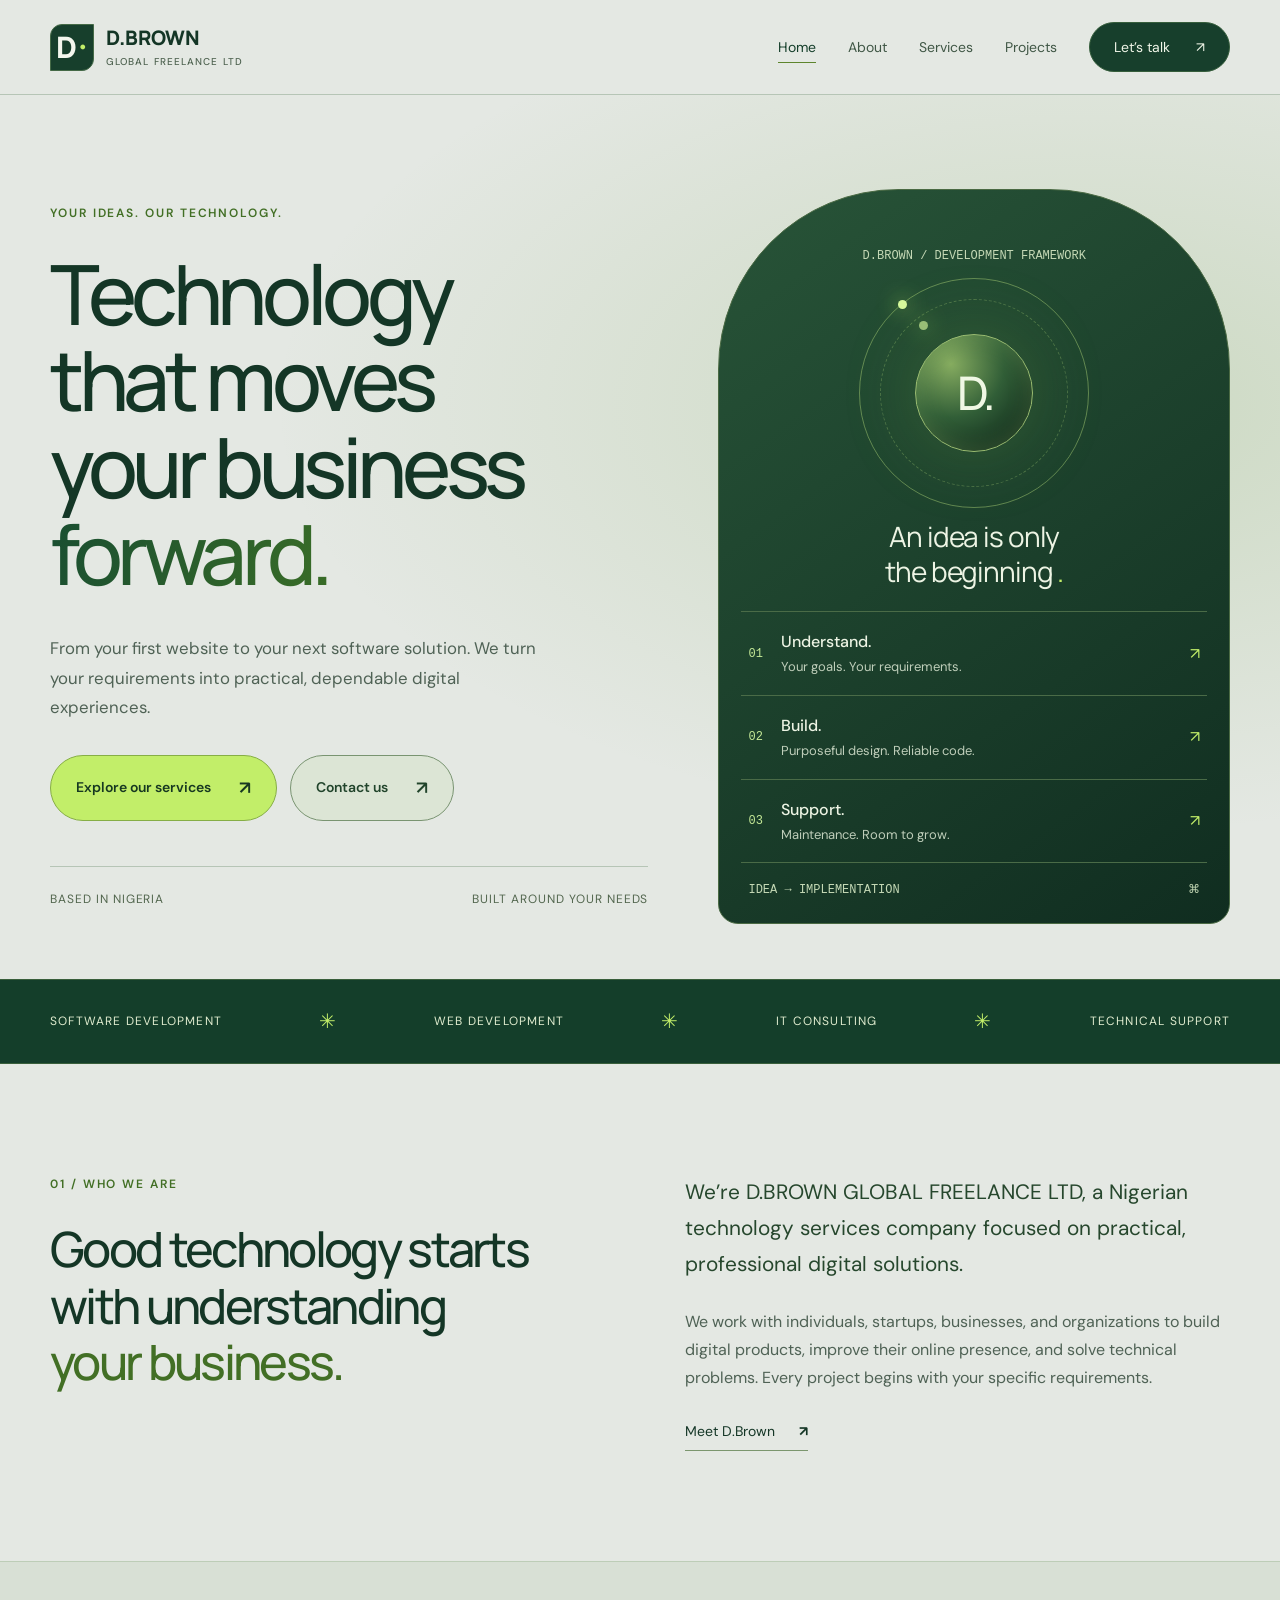
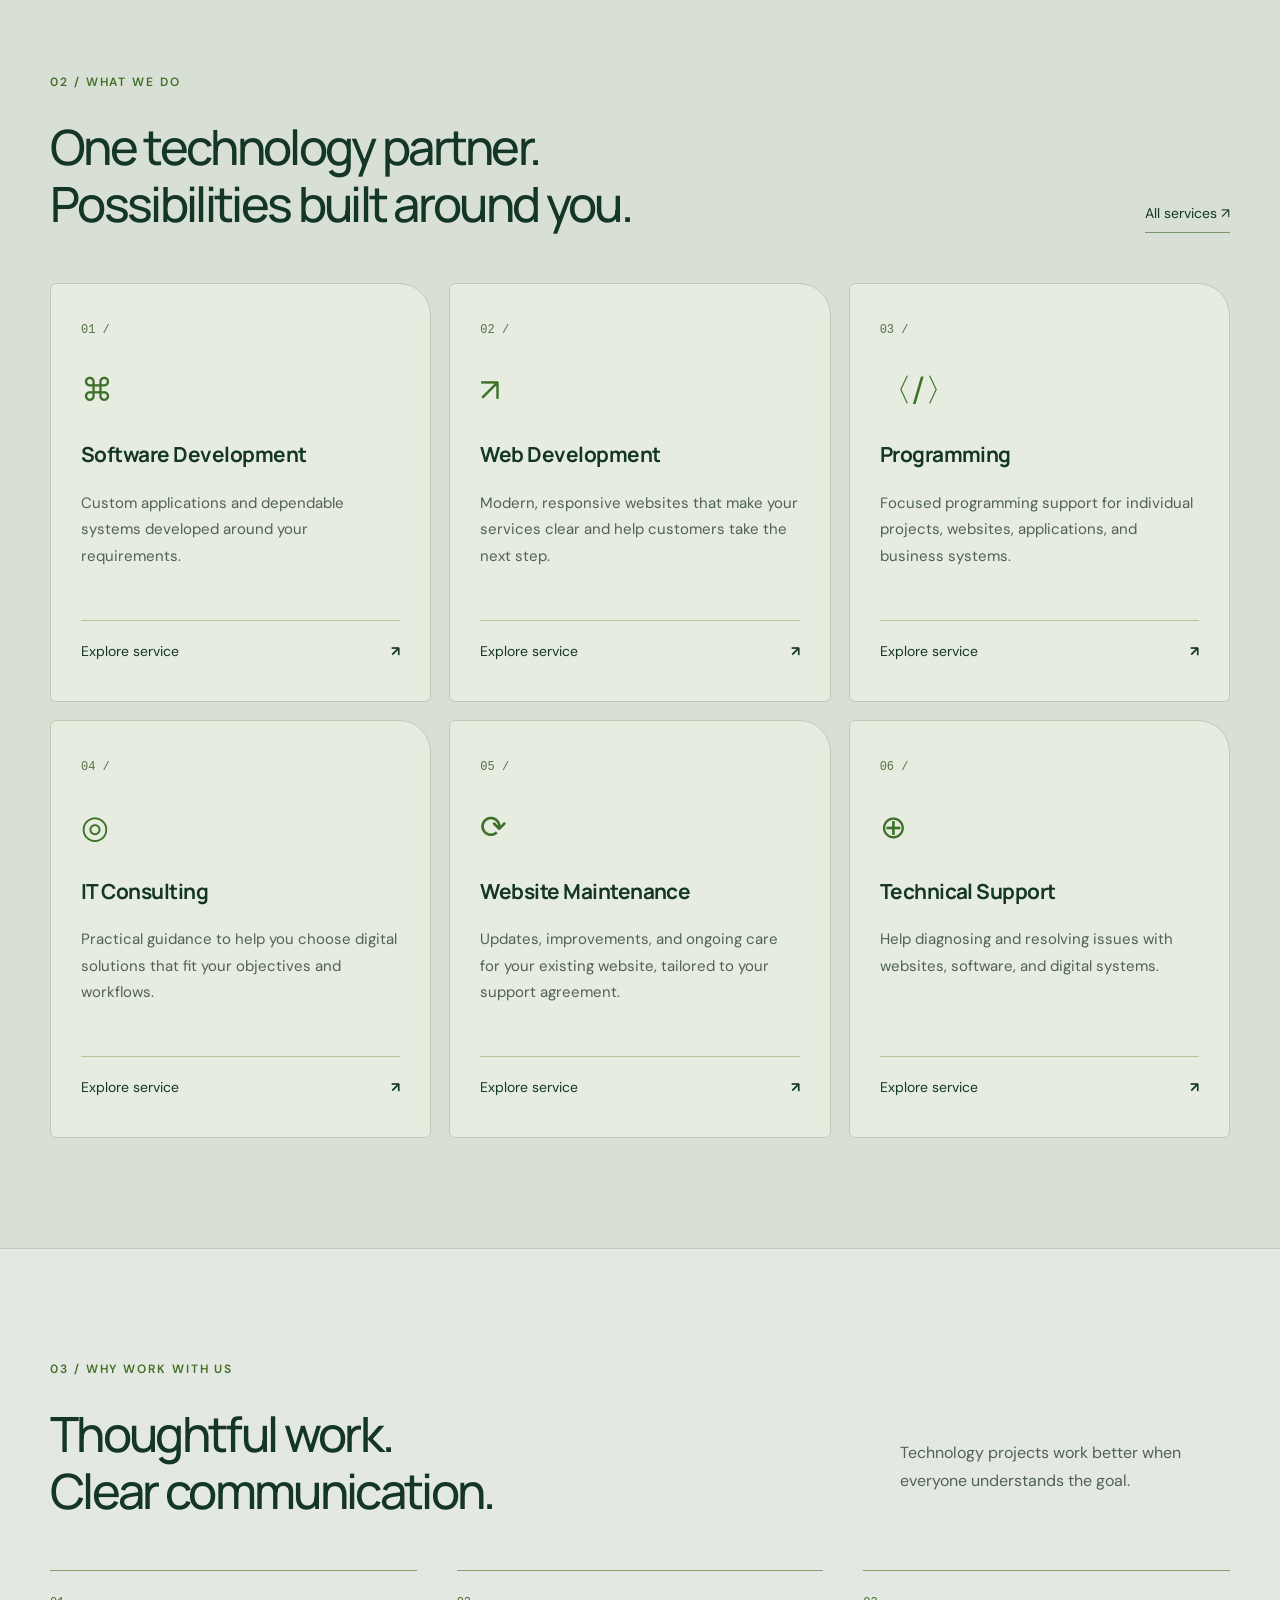
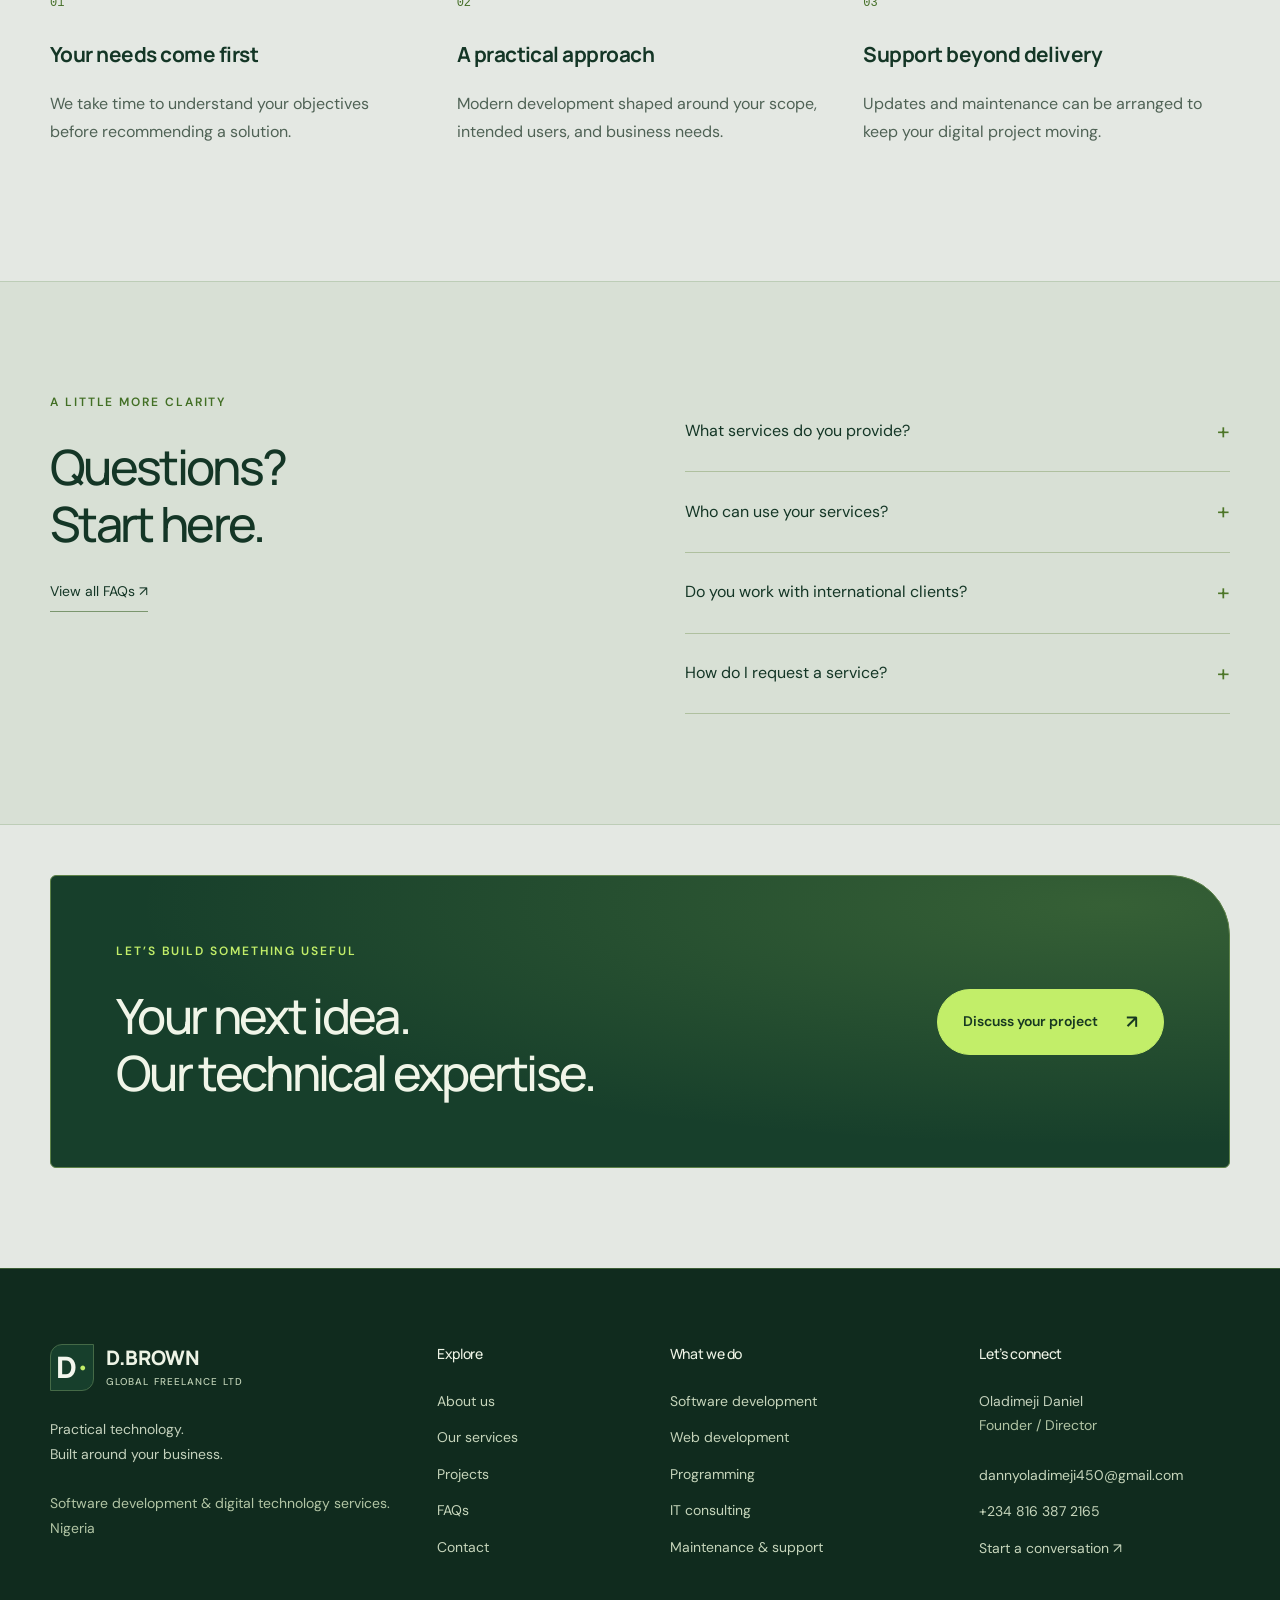
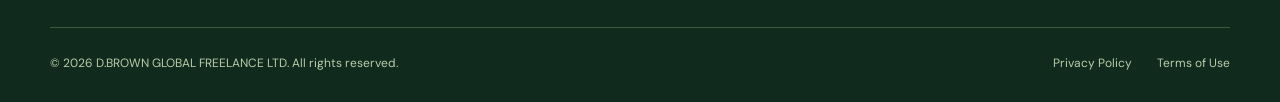
<file: index.html>
<!doctype html>
<html lang="en">
  <head>
    <meta charset="UTF-8">
    <meta name="viewport" content="width=device-width, initial-scale=1">
    <title>
      Software Development
      &
      IT Services | D.BROWN GLOBAL FREELANCE LTD
    </title>
    <meta name="description" content="D.BROWN GLOBAL FREELANCE LTD provides professional software development, programming, web development, IT consulting, technical support, and digital technology services in Nigeria and internationally.">
    <link rel="icon" type="image/svg+xml" href="data:image/svg+xml,%3Csvg xmlns='http://www.w3.org/2000/svg' viewBox='0 0 40 40'%3E%3Crect width='40' height='40' rx='10' fill='%231b274c'/%3E%3Ctext x='8' y='29' font-size='28' font-family='Arial' font-weight='bold' fill='%23a8c0ff'%3ED%3C/text%3E%3C/svg%3E">
    <link rel="stylesheet" href="style.css">
    <script src="app.js" defer>
    </script>
  </head>
  <body>
    <a class="skip" href="#main">
      Skip to content
    </a>
    <header>
      <div class="wrap header-inner">
        <a href="index.html" class="brand" aria-label="D.Brown home">
          <span class="brand-mark">
            D
            <span>
              •
            </span>
          </span>
          <span>
            D.BROWN
            <small>
              GLOBAL FREELANCE LTD
            </small>
          </span>
        </a>
        <button class="menu-toggle" aria-expanded="false" aria-controls="nav">
          Menu
          <span>
            ☰
          </span>
        </button>
        <nav id="nav" aria-label="Main navigation">
          <a href="index.html" aria-current="page">
            Home
          </a>
          <a href="about.html" >
            About
          </a>
          <a href="services.html" >
            Services
          </a>
          <a href="projects.html" >
            Projects
          </a>
          <a class="nav-cta" href="contact.html">
            Let’s talk
            <span>
              ↗
            </span>
          </a>
        </nav>
      </div>
    </header>
    <main id="main">
      <section class="hero">
        <div class="wrap hero-grid">
          <div class="hero-copy">
            <span class="eyebrow">
              YOUR IDEAS. OUR TECHNOLOGY.
            </span>
            <h1>
              Technology
              <br>
              that moves
              <br>
              your business
              <em>
                forward.
              </em>
            </h1>
            <p>
              From your first website to your next software solution. We turn your requirements into practical, dependable digital experiences.
            </p>
            <div class="actions">
              <a class="button lime" href="services.html">
                Explore our services
                <span>
                  ↗
                </span>
              </a>
              <a class="button outline" href="contact.html">
                Contact us
                <span>
                  ↗
                </span>
              </a>
            </div>
            <div class="hero-foot">
              BASED IN NIGERIA
              <span>
                BUILT AROUND YOUR NEEDS
              </span>
            </div>
          </div>
          <div class="tech-panel" aria-label="Our development process: understand, build, support">
            <div class="panel-top">
              <span>
                D.BROWN / DEVELOPMENT FRAMEWORK
              </span>
              <span>
                01—03
              </span>
            </div>
            <div class="orbit-stage" aria-hidden="true">
              <div class="orbit-ring"></div>
              <div class="orbit-ring second"></div>
              <div class="orbit-core"><strong>D.</strong></div>
            </div>
            <div class="panel-title">
              An idea is only
              <br>
              the beginning
              <span>
                .
              </span>
            </div>
            <div class="flow-row">
              <span>
                01
              </span>
              <div>
                <strong>
                  Understand.
                </strong>
                <small>
                  Your goals. Your requirements.
                </small>
              </div>
              <b>
                ↗
              </b>
            </div>
            <div class="flow-row">
              <span>
                02
              </span>
              <div>
                <strong>
                  Build.
                </strong>
                <small>
                  Purposeful design. Reliable code.
                </small>
              </div>
              <b>
                ↗
              </b>
            </div>
            <div class="flow-row">
              <span>
                03
              </span>
              <div>
                <strong>
                  Support.
                </strong>
                <small>
                  Maintenance. Room to grow.
                </small>
              </div>
              <b>
                ↗
              </b>
            </div>
            <div class="panel-bottom">
              <span>
                IDEA → IMPLEMENTATION
              </span>
              <span>
                ⌘
              </span>
            </div>
          </div>
        </div>
      </section>
      <div class="capability-strip">
        <div class="wrap">
          <span>
            SOFTWARE DEVELOPMENT
          </span>
          <b>
            ✳
          </b>
          <span>
            WEB DEVELOPMENT
          </span>
          <b>
            ✳
          </b>
          <span>
            IT CONSULTING
          </span>
          <b>
            ✳
          </b>
          <span>
            TECHNICAL SUPPORT
          </span>
        </div>
      </div>
      <section class="wrap section split">
        <div>
          <span class="eyebrow">
            01 / WHO WE ARE
          </span>
          <h2>
            Good technology starts
            <br>
            with understanding
            <br>
            <em>
              your business.
            </em>
          </h2>
        </div>
        <div>
          <p class="lead">
            We’re D.BROWN GLOBAL FREELANCE LTD, a Nigerian technology services company focused on practical, professional digital solutions.
          </p>
          <p>
            We work with individuals, startups, businesses, and organizations to build digital products, improve their online presence, and solve technical problems. Every project begins with your specific requirements.
          </p>
          <a class="text-link" href="about.html">
            Meet D.Brown
            <b>
              ↗
            </b>
          </a>
        </div>
      </section>
      <section class="section pale">
        <div class="wrap">
          <div class="section-head">
            <div>
              <span class="eyebrow">
                02 / WHAT WE DO
              </span>
              <h2>
                One technology partner.
                <br>
                Possibilities built around you.
              </h2>
            </div>
            <a class="text-link" href="services.html">
              All services ↗
            </a>
          </div>
          <div class="cards">
            <a class="service-card" href="services.html#service-0">
              <span class="number">
                01 /
              </span>
              <span class="card-icon">
                ⌘
              </span>
              <h3>
                Software Development
              </h3>
              <p>
                Custom applications and dependable systems developed around your requirements.
              </p>
              <span class="text-link">
                Explore service
                <b>
                  ↗
                </b>
              </span>
            </a>
            <a class="service-card" href="services.html#service-1">
              <span class="number">
                02 /
              </span>
              <span class="card-icon">
                ↗
              </span>
              <h3>
                Web Development
              </h3>
              <p>
                Modern, responsive websites that make your services clear and help customers take the next step.
              </p>
              <span class="text-link">
                Explore service
                <b>
                  ↗
                </b>
              </span>
            </a>
            <a class="service-card" href="services.html#service-2">
              <span class="number">
                03 /
              </span>
              <span class="card-icon">
                〈/〉
              </span>
              <h3>
                Programming
              </h3>
              <p>
                Focused programming support for individual projects, websites, applications, and business systems.
              </p>
              <span class="text-link">
                Explore service
                <b>
                  ↗
                </b>
              </span>
            </a>
            <a class="service-card" href="services.html#service-3">
              <span class="number">
                04 /
              </span>
              <span class="card-icon">
                ◎
              </span>
              <h3>
                IT Consulting
              </h3>
              <p>
                Practical guidance to help you choose digital solutions that fit your objectives and workflows.
              </p>
              <span class="text-link">
                Explore service
                <b>
                  ↗
                </b>
              </span>
            </a>
            <a class="service-card" href="services.html#service-4">
              <span class="number">
                05 /
              </span>
              <span class="card-icon">
                ⟳
              </span>
              <h3>
                Website Maintenance
              </h3>
              <p>
                Updates, improvements, and ongoing care for your existing website, tailored to your support agreement.
              </p>
              <span class="text-link">
                Explore service
                <b>
                  ↗
                </b>
              </span>
            </a>
            <a class="service-card" href="services.html#service-5">
              <span class="number">
                06 /
              </span>
              <span class="card-icon">
                ⊕
              </span>
              <h3>
                Technical Support
              </h3>
              <p>
                Help diagnosing and resolving issues with websites, software, and digital systems.
              </p>
              <span class="text-link">
                Explore service
                <b>
                  ↗
                </b>
              </span>
            </a>
          </div>
        </div>
      </section>
      <section class="wrap section">
        <div class="section-head">
          <div>
            <span class="eyebrow">
              03 / WHY WORK WITH US
            </span>
            <h2>
              Thoughtful work.
              <br>
              Clear communication.
            </h2>
          </div>
          <p>
            Technology projects work better when everyone understands the goal.
          </p>
        </div>
        <div class="values">
          <article>
            <span>
              01
            </span>
            <h3>
              Your needs come first
            </h3>
            <p>
              We take time to understand your objectives before recommending a solution.
            </p>
          </article>
          <article>
            <span>
              02
            </span>
            <h3>
              A practical approach
            </h3>
            <p>
              Modern development shaped around your scope, intended users, and business needs.
            </p>
          </article>
          <article>
            <span>
              03
            </span>
            <h3>
              Support beyond delivery
            </h3>
            <p>
              Updates and maintenance can be arranged to keep your digital project moving.
            </p>
          </article>
        </div>
      </section>
      <section class="section pale">
        <div class="wrap split">
          <div>
            <span class="eyebrow">
              A LITTLE MORE CLARITY
            </span>
            <h2>
              Questions?
              <br>
              Start here.
            </h2>
            <a class="text-link" href="faq.html">
              View all FAQs ↗
            </a>
          </div>
          <div>
            <details>
              <summary>
                What services do you provide?
                <span>
                  +
                </span>
              </summary>
              <p>
                We provide software development, programming, web development, IT consulting, website maintenance, technical support, and other digital technology services.
              </p>
            </details>
            <details>
              <summary>
                Who can use your services?
                <span>
                  +
                </span>
              </summary>
              <p>
                Individuals, entrepreneurs, startups, businesses, and organizations requiring technology solutions.
              </p>
            </details>
            <details>
              <summary>
                Do you work with international clients?
                <span>
                  +
                </span>
              </summary>
              <p>
                Yes. Depending on the project requirements, we may provide technology services to clients both within Nigeria and internationally.
              </p>
            </details>
            <details>
              <summary>
                How do I request a service?
                <span>
                  +
                </span>
              </summary>
              <p>
                Share your requirements through our contact page. Once our business contact channels are available, you can send your enquiry directly.
              </p>
            </details>
          </div>
        </div>
      </section>
      <section class="cta wrap">
        <div>
          <span class="eyebrow">
            LET’S BUILD SOMETHING USEFUL
          </span>
          <h2>
            Your next idea.
            <br>
            Our technical expertise.
          </h2>
        </div>
        <a class="button dark" href="contact.html">
          Discuss your project
          <span>
            ↗
          </span>
        </a>
      </section>
    </main>
    <footer>
      <div class="wrap footer-grid">
        <div>
          <a class="brand" href="index.html">
            <span class="brand-mark">
              D
              <span>
                •
              </span>
            </span>
            <span>
              D.BROWN
              <small>
                GLOBAL FREELANCE LTD
              </small>
            </span>
          </a>
          <p>
            Practical technology.
            <br>
            Built around your business.
          </p>
          <p class="muted">
            Software development
            &
            digital technology services.
            <br>
            Nigeria
          </p>
        </div>
        <div>
          <h3>
            Explore
          </h3>
          <a href="about.html">
            About us
          </a>
          <a href="services.html">
            Our services
          </a>
          <a href="projects.html">
            Projects
          </a>
          <a href="faq.html">
            FAQs
          </a>
          <a href="contact.html">
            Contact
          </a>
        </div>
        <div>
          <h3>
            What we do
          </h3>
          <a href="services.html#service-0">
            Software development
          </a>
          <a href="services.html#service-1">
            Web development
          </a>
          <a href="services.html#service-2">
            Programming
          </a>
          <a href="services.html#service-3">
            IT consulting
          </a>
          <a href="services.html#service-4">
            Maintenance
            &
            support
          </a>
        </div>
        <div>
  <h3>Let’s connect</h3>

  <p>
    Oladimeji Daniel<br>
    <span class="muted">Founder / Director</span>
  </p>

  <a href="dannyoladimeji450@gmail.com">
    dannyoladimeji450@gmail.com
  </a>

  
  <a href="tel:+2348163872165">
    +234 816 387 2165
  </a>

  <a href="contact.html">Start a conversation ↗</a>
</div>
      </div>
      <div class="wrap footer-bottom">
        <span>
          © 2026 D.BROWN GLOBAL FREELANCE LTD. All rights reserved.
        </span>
        <div>
          <a href="privacy.html">
            Privacy Policy
          </a>
          <a href="terms.html">
            Terms of Use
          </a>
        </div>
      </div>
    </footer>
  </body>
</html>
</file>
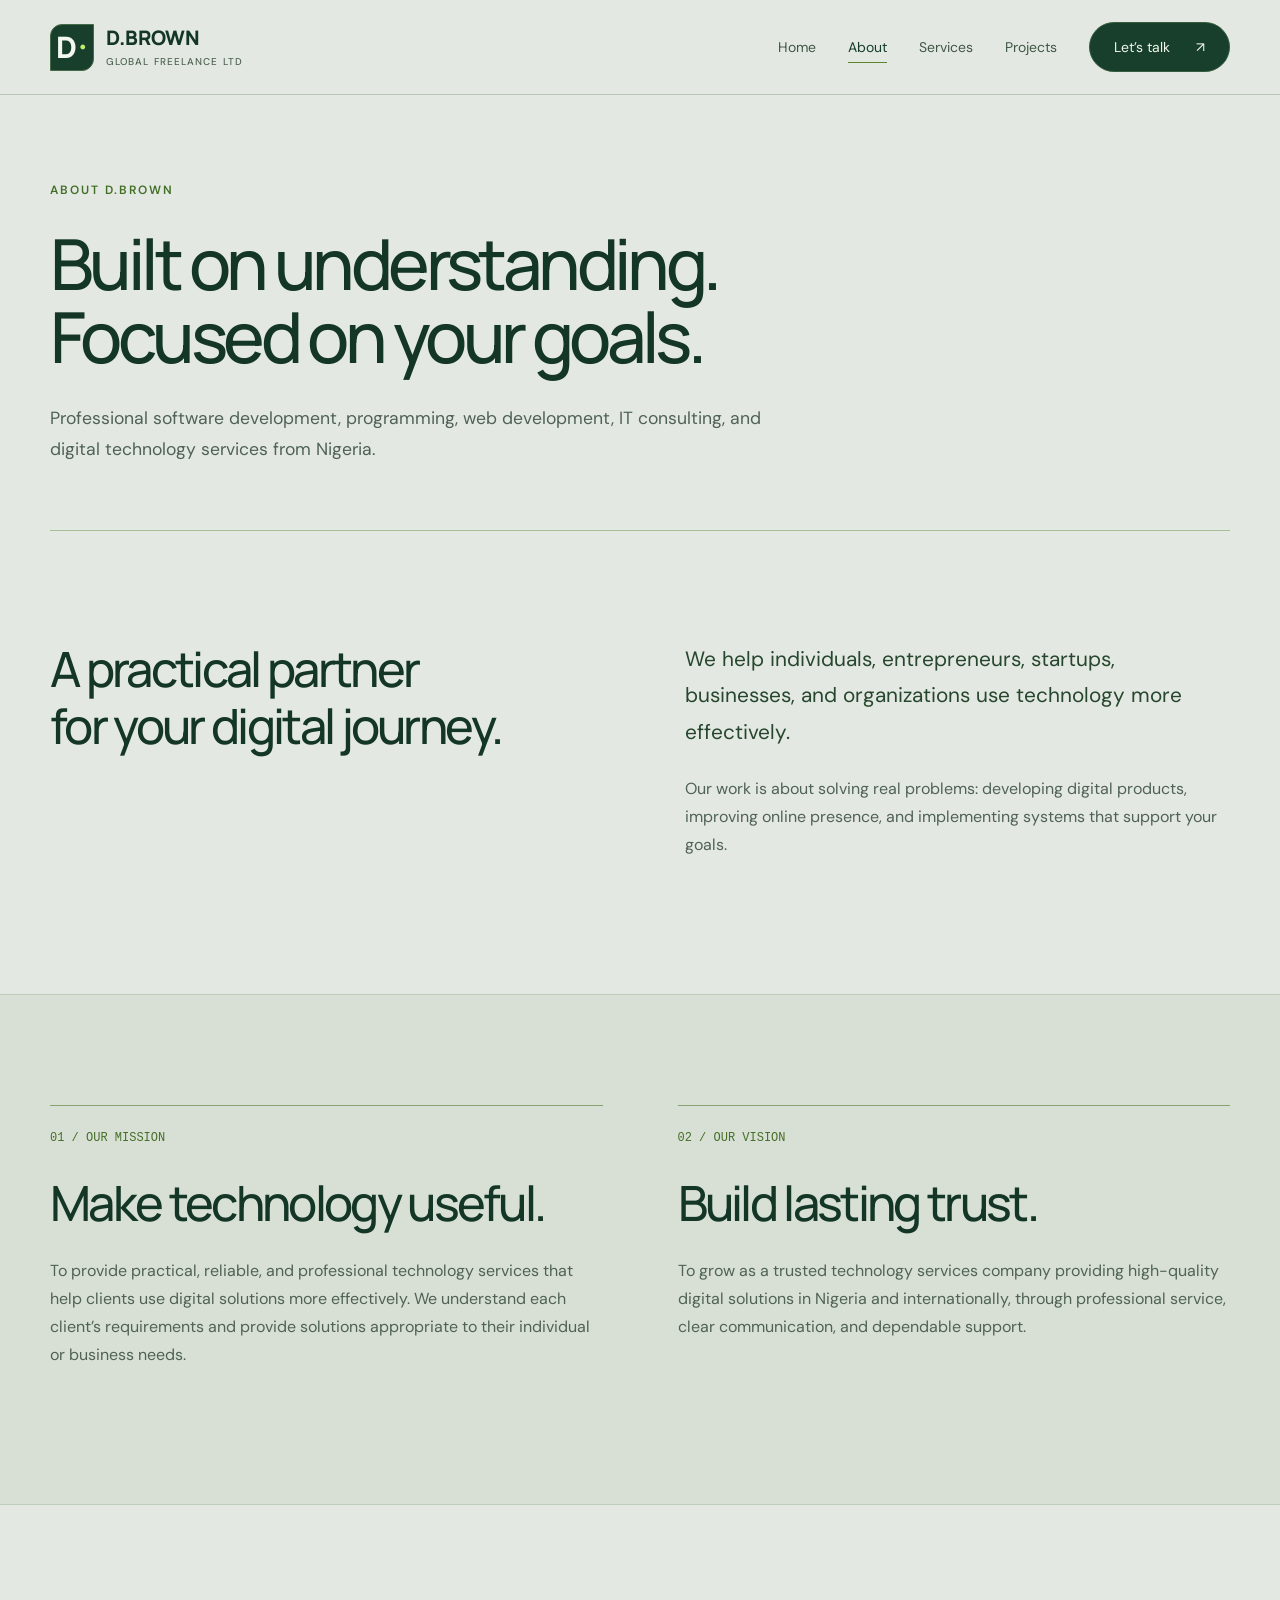
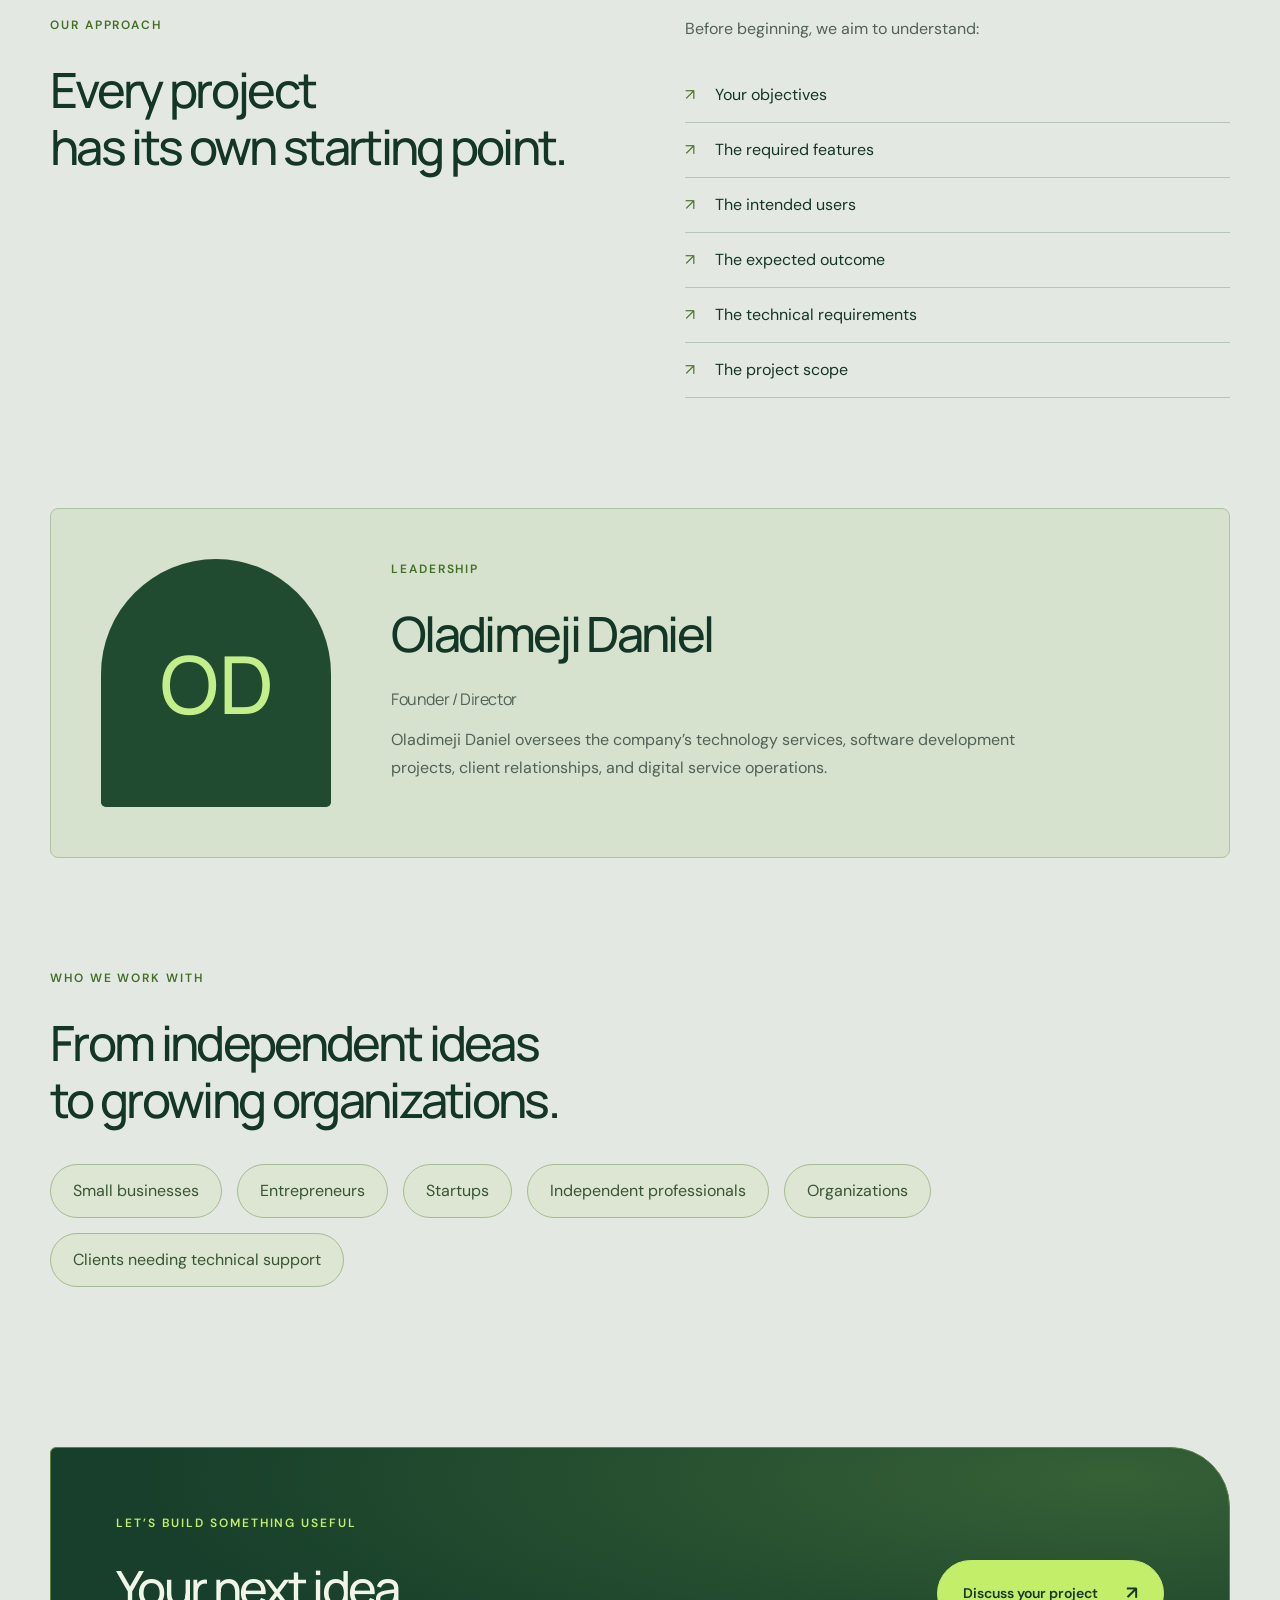
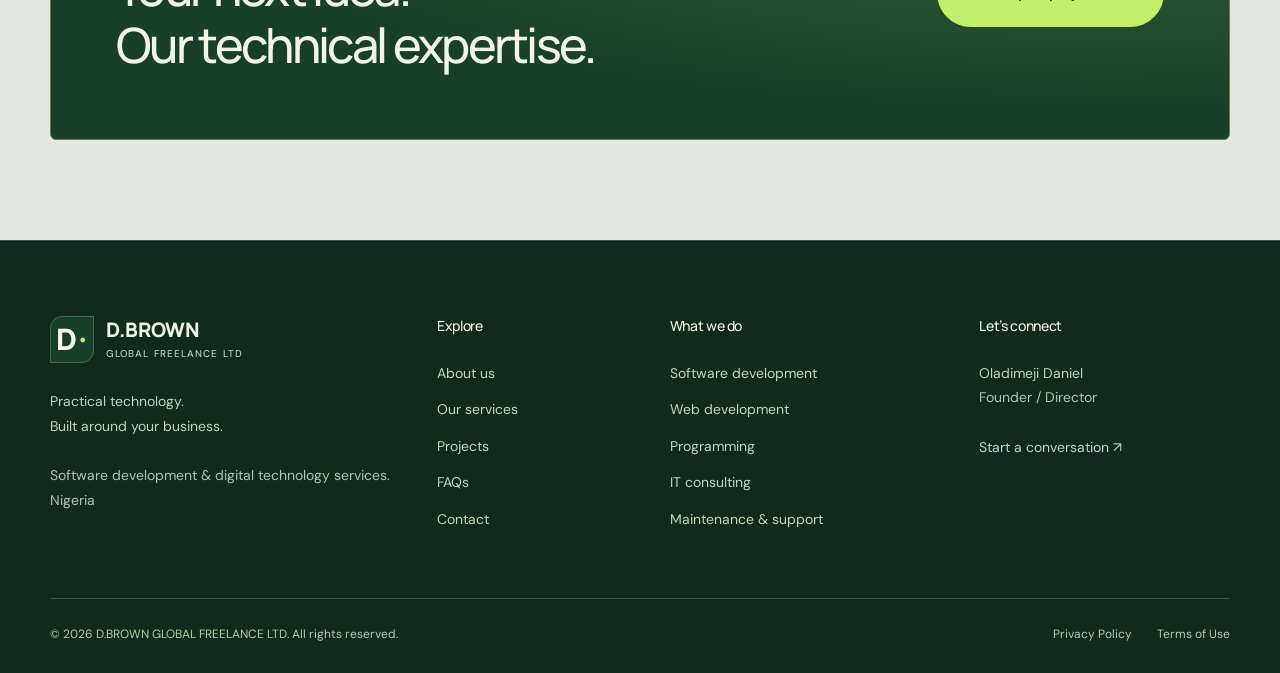
<file: about.html>
<!doctype html>
<html lang="en">
  <head>
    <meta charset="UTF-8">
    <meta name="viewport" content="width=device-width, initial-scale=1">
    <title>
      About Us | D.BROWN GLOBAL FREELANCE LTD
    </title>
    <meta name="description" content="D.BROWN GLOBAL FREELANCE LTD provides professional software development, programming, web development, IT consulting, technical support, and digital technology services in Nigeria and internationally.">
    <link rel="icon" type="image/svg+xml" href="data:image/svg+xml,%3Csvg xmlns='http://www.w3.org/2000/svg' viewBox='0 0 40 40'%3E%3Crect width='40' height='40' rx='10' fill='%231b274c'/%3E%3Ctext x='8' y='29' font-size='28' font-family='Arial' font-weight='bold' fill='%23a8c0ff'%3ED%3C/text%3E%3C/svg%3E">
    <link rel="stylesheet" href="style.css">
    <script src="app.js" defer>
    </script>
  </head>
  <body>
    <a class="skip" href="#main">
      Skip to content
    </a>
    <header>
      <div class="wrap header-inner">
        <a href="index.html" class="brand" aria-label="D.Brown home">
          <span class="brand-mark">
            D
            <span>
              •
            </span>
          </span>
          <span>
            D.BROWN
            <small>
              GLOBAL FREELANCE LTD
            </small>
          </span>
        </a>
        <button class="menu-toggle" aria-expanded="false" aria-controls="nav">
          Menu
          <span>
            ☰
          </span>
        </button>
        <nav id="nav" aria-label="Main navigation">
          <a href="index.html" >
            Home
          </a>
          <a href="about.html" aria-current="page">
            About
          </a>
          <a href="services.html" >
            Services
          </a>
          <a href="projects.html" >
            Projects
          </a>
          <a class="nav-cta" href="contact.html">
            Let’s talk
            <span>
              ↗
            </span>
          </a>
        </nav>
      </div>
    </header>
    <main id="main">
      <section class="page-intro wrap">
        <span class="eyebrow">
          ABOUT D.BROWN
        </span>
        <h1>
          Built on understanding.
          <br>
          Focused on your goals.
        </h1>
        <p>
          Professional software development, programming, web development, IT consulting, and digital technology services from Nigeria.
        </p>
      </section>
      <section class="wrap section split">
        <h2>
          A practical partner
          <br>
          for your digital journey.
        </h2>
        <div>
          <p class="lead">
            We help individuals, entrepreneurs, startups, businesses, and organizations use technology more effectively.
          </p>
          <p>
            Our work is about solving real problems: developing digital products, improving online presence, and implementing systems that support your goals.
          </p>
        </div>
      </section>
      <section class="pale section">
        <div class="wrap values two">
          <article>
            <span>
              01 / OUR MISSION
            </span>
            <h2>
              Make technology useful.
            </h2>
            <p>
              To provide practical, reliable, and professional technology services that help clients use digital solutions more effectively. We understand each client’s requirements and provide solutions appropriate to their individual or business needs.
            </p>
          </article>
          <article>
            <span>
              02 / OUR VISION
            </span>
            <h2>
              Build lasting trust.
            </h2>
            <p>
              To grow as a trusted technology services company providing high-quality digital solutions in Nigeria and internationally, through professional service, clear communication, and dependable support.
            </p>
          </article>
        </div>
      </section>
      <section class="wrap section split">
        <div>
          <span class="eyebrow">
            OUR APPROACH
          </span>
          <h2>
            Every project
            <br>
            has its own starting point.
          </h2>
        </div>
        <div>
          <p>
            Before beginning, we aim to understand:
          </p>
          <ul class="checklist">
            <li>
              Your objectives
            </li>
            <li>
              The required features
            </li>
            <li>
              The intended users
            </li>
            <li>
              The expected outcome
            </li>
            <li>
              The technical requirements
            </li>
            <li>
              The project scope
            </li>
          </ul>
        </div>
      </section>
      <section class="wrap leadership">
        <div class="monogram">
          OD
        </div>
        <div>
          <span class="eyebrow">
            LEADERSHIP
          </span>
          <h2>
            Oladimeji Daniel
          </h2>
          <h3>
            Founder / Director
          </h3>
          <p>
            Oladimeji Daniel oversees the company’s technology services, software development projects, client relationships, and digital service operations.
          </p>
        </div>
      </section>
      <section class="wrap section">
        <span class="eyebrow">
          WHO WE WORK WITH
        </span>
        <h2>
          From independent ideas
          <br>
          to growing organizations.
        </h2>
        <div class="tags">
          <span>
            Small businesses
          </span>
          <span>
            Entrepreneurs
          </span>
          <span>
            Startups
          </span>
          <span>
            Independent professionals
          </span>
          <span>
            Organizations
          </span>
          <span>
            Clients needing technical support
          </span>
        </div>
      </section>
      <section class="cta wrap">
        <div>
          <span class="eyebrow">
            LET’S BUILD SOMETHING USEFUL
          </span>
          <h2>
            Your next idea.
            <br>
            Our technical expertise.
          </h2>
        </div>
        <a class="button dark" href="contact.html">
          Discuss your project
          <span>
            ↗
          </span>
        </a>
      </section>
    </main>
    <footer>
      <div class="wrap footer-grid">
        <div>
          <a class="brand" href="index.html">
            <span class="brand-mark">
              D
              <span>
                •
              </span>
            </span>
            <span>
              D.BROWN
              <small>
                GLOBAL FREELANCE LTD
              </small>
            </span>
          </a>
          <p>
            Practical technology.
            <br>
            Built around your business.
          </p>
          <p class="muted">
            Software development
            &
            digital technology services.
            <br>
            Nigeria
          </p>
        </div>
        <div>
          <h3>
            Explore
          </h3>
          <a href="about.html">
            About us
          </a>
          <a href="services.html">
            Our services
          </a>
          <a href="projects.html">
            Projects
          </a>
          <a href="faq.html">
            FAQs
          </a>
          <a href="contact.html">
            Contact
          </a>
        </div>
        <div>
          <h3>
            What we do
          </h3>
          <a href="services.html#service-0">
            Software development
          </a>
          <a href="services.html#service-1">
            Web development
          </a>
          <a href="services.html#service-2">
            Programming
          </a>
          <a href="services.html#service-3">
            IT consulting
          </a>
          <a href="services.html#service-4">
            Maintenance
            &
            support
          </a>
        </div>
        <div>
          <h3>
            Let’s connect
          </h3>
          <p>
            Oladimeji Daniel
            <br>
            <span class="muted">
              Founder / Director
            </span>
          </p>
          <a href="contact.html">
            Start a conversation ↗
          </a>
        </div>
      </div>
      <div class="wrap footer-bottom">
        <span>
          © 2026 D.BROWN GLOBAL FREELANCE LTD. All rights reserved.
        </span>
        <div>
          <a href="privacy.html">
            Privacy Policy
          </a>
          <a href="terms.html">
            Terms of Use
          </a>
        </div>
      </div>
    </footer>
  </body>
</html>
</file>
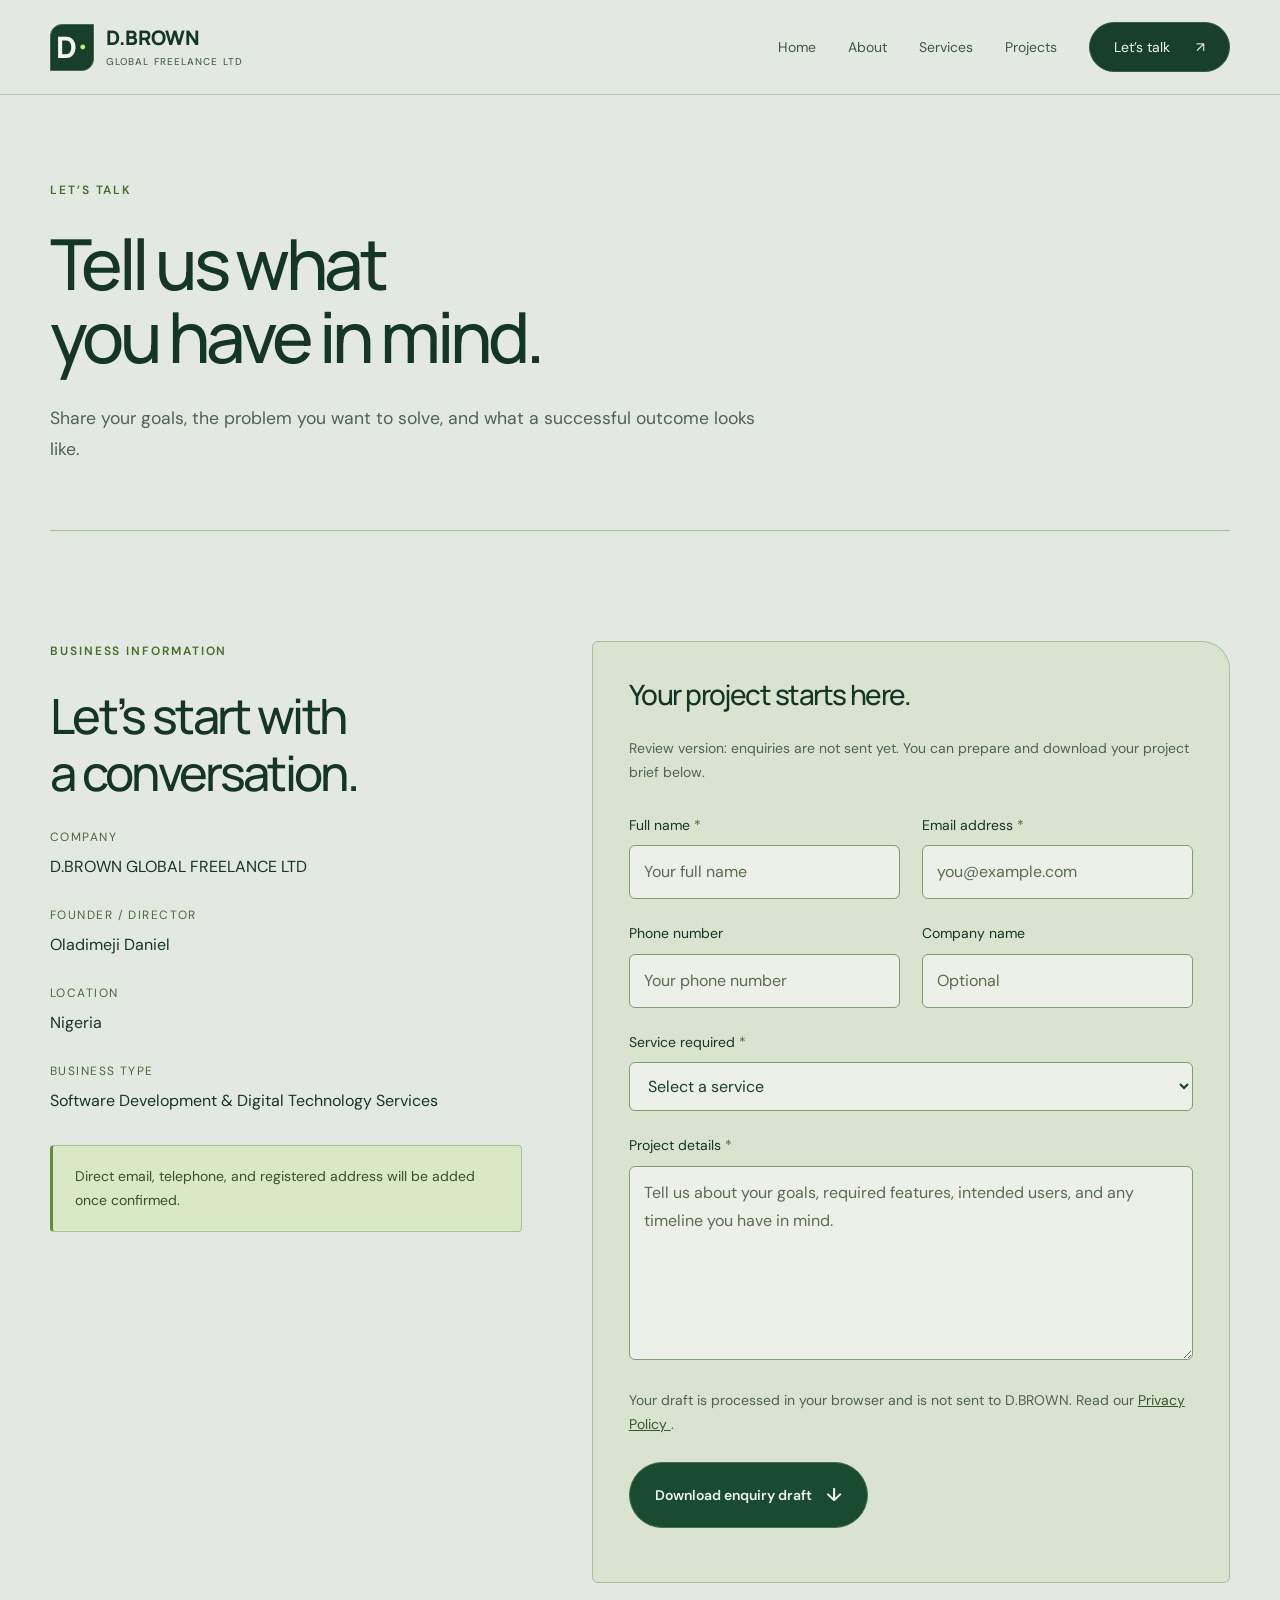
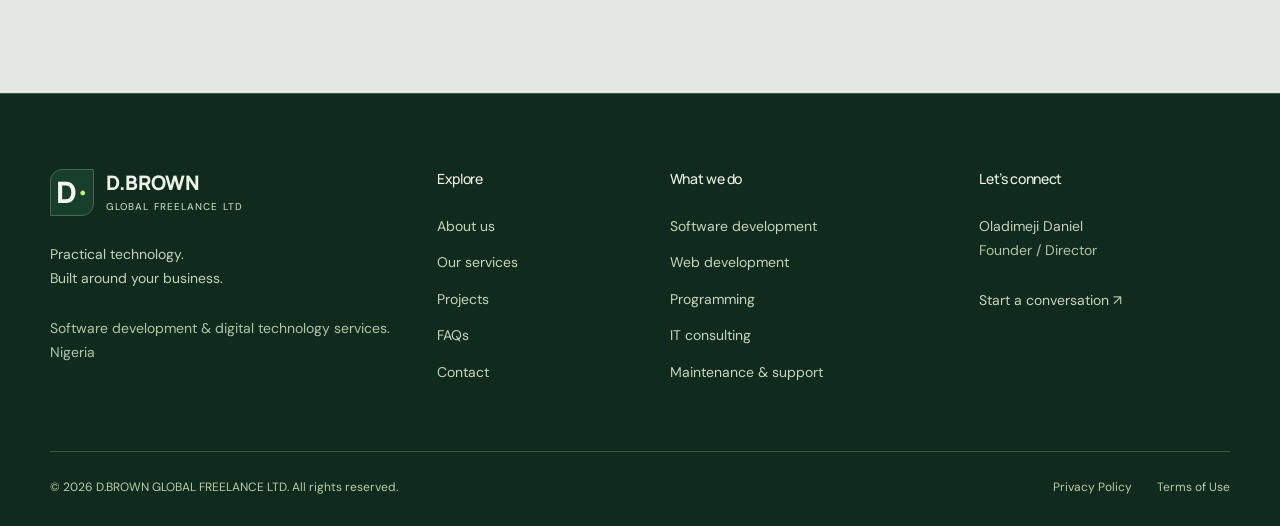
<file: contact.html>
<!doctype html>
<html lang="en">
  <head>
    <meta charset="UTF-8">
    <meta name="viewport" content="width=device-width, initial-scale=1">
    <title>
      Contact Us | D.BROWN GLOBAL FREELANCE LTD
    </title>
    <meta name="description" content="D.BROWN GLOBAL FREELANCE LTD provides professional software development, programming, web development, IT consulting, technical support, and digital technology services in Nigeria and internationally.">
    <link rel="icon" type="image/svg+xml" href="data:image/svg+xml,%3Csvg xmlns='http://www.w3.org/2000/svg' viewBox='0 0 40 40'%3E%3Crect width='40' height='40' rx='10' fill='%231b274c'/%3E%3Ctext x='8' y='29' font-size='28' font-family='Arial' font-weight='bold' fill='%23a8c0ff'%3ED%3C/text%3E%3C/svg%3E">
    <link rel="stylesheet" href="style.css">
    <script src="app.js" defer>
    </script>
  </head>
  <body>
    <a class="skip" href="#main">
      Skip to content
    </a>
    <header>
      <div class="wrap header-inner">
        <a href="index.html" class="brand" aria-label="D.Brown home">
          <span class="brand-mark">
            D
            <span>
              •
            </span>
          </span>
          <span>
            D.BROWN
            <small>
              GLOBAL FREELANCE LTD
            </small>
          </span>
        </a>
        <button class="menu-toggle" aria-expanded="false" aria-controls="nav">
          Menu
          <span>
            ☰
          </span>
        </button>
        <nav id="nav" aria-label="Main navigation">
          <a href="index.html" >
            Home
          </a>
          <a href="about.html" >
            About
          </a>
          <a href="services.html" >
            Services
          </a>
          <a href="projects.html" >
            Projects
          </a>
          <a class="nav-cta" href="contact.html">
            Let’s talk
            <span>
              ↗
            </span>
          </a>
        </nav>
      </div>
    </header>
    <main id="main">
      <section class="page-intro wrap">
        <span class="eyebrow">
          LET’S TALK
        </span>
        <h1>
          Tell us what
          <br>
          you have in mind.
        </h1>
        <p>
          Share your goals, the problem you want to solve, and what a successful outcome looks like.
        </p>
      </section>
      <section class="wrap contact-grid section">
        <aside>
          <span class="eyebrow">
            BUSINESS INFORMATION
          </span>
          <h2>
            Let’s start with
            <br>
            a conversation.
          </h2>
          <dl>
            <dt>
              Company
            </dt>
            <dd>
              D.BROWN GLOBAL FREELANCE LTD
            </dd>
            <dt>
              Founder / Director
            </dt>
            <dd>
              Oladimeji Daniel
            </dd>
            <dt>
              Location
            </dt>
            <dd>
              Nigeria
            </dd>
            <dt>
              Business type
            </dt>
            <dd>
              Software Development
              &
              Digital Technology Services
            </dd>
          </dl>
          <div class="notice">
            Direct email, telephone, and registered address will be added once confirmed.
          </div>
        </aside>
        <form id="inquiry">
          <h2>
            Your project starts here.
          </h2>
          <p class="form-note">
            Review version: enquiries are not sent yet. You can prepare and download your project brief below.
          </p>
          <div class="form-grid">
            <label>
              Full name
              <span>
                *
              </span>
              <input name="Full name" autocomplete="name" required maxlength="100" placeholder="Your full name">
            </label>
            <label>
              Email address
              <span>
                *
              </span>
              <input type="email" name="Email" autocomplete="email" required placeholder="you@example.com">
            </label>
            <label>
              Phone number
              <input type="tel" name="Phone" autocomplete="tel" placeholder="Your phone number">
            </label>
            <label>
              Company name
              <input name="Company" autocomplete="organization" placeholder="Optional">
            </label>
            <label class="full">
              Service required
              <span>
                *
              </span>
              <select name="Service" id="service" required>
                <option value="">
                  Select a service
                </option>
                <option>
                  Software Development
                </option>
                <option>
                  Web Development
                </option>
                <option>
                  Programming
                </option>
                <option>
                  IT Consulting
                </option>
                <option>
                  Website Maintenance
                </option>
                <option>
                  Technical Support
                </option>
                <option>
                  Other Digital Technology Service
                </option>
              </select>
            </label>
            <label class="full">
              Project details
              <span>
                *
              </span>
              <textarea name="Project details" required minlength="20" maxlength="5000" rows="6" placeholder="Tell us about your goals, required features, intended users, and any timeline you have in mind."></textarea>
            </label>
          </div>
          <p class="form-note">
            Your draft is processed in your browser and is not sent to D.BROWN. Read our
            <a href="privacy.html">
              Privacy Policy
            </a>
            .
          </p>
          <button class="button dark" type="submit">
            Download enquiry draft
            <span>
              ↓
            </span>
          </button>
          <p id="form-status" role="status">
          </p>
        </form>
      </section>
    </main>
    <footer>
      <div class="wrap footer-grid">
        <div>
          <a class="brand" href="index.html">
            <span class="brand-mark">
              D
              <span>
                •
              </span>
            </span>
            <span>
              D.BROWN
              <small>
                GLOBAL FREELANCE LTD
              </small>
            </span>
          </a>
          <p>
            Practical technology.
            <br>
            Built around your business.
          </p>
          <p class="muted">
            Software development
            &
            digital technology services.
            <br>
            Nigeria
          </p>
        </div>
        <div>
          <h3>
            Explore
          </h3>
          <a href="about.html">
            About us
          </a>
          <a href="services.html">
            Our services
          </a>
          <a href="projects.html">
            Projects
          </a>
          <a href="faq.html">
            FAQs
          </a>
          <a href="contact.html">
            Contact
          </a>
        </div>
        <div>
          <h3>
            What we do
          </h3>
          <a href="services.html#service-0">
            Software development
          </a>
          <a href="services.html#service-1">
            Web development
          </a>
          <a href="services.html#service-2">
            Programming
          </a>
          <a href="services.html#service-3">
            IT consulting
          </a>
          <a href="services.html#service-4">
            Maintenance
            &
            support
          </a>
        </div>
        <div>
          <h3>
            Let’s connect
          </h3>
          <p>
            Oladimeji Daniel
            <br>
            <span class="muted">
              Founder / Director
            </span>
          </p>
          <a href="contact.html">
            Start a conversation ↗
          </a>
        </div>
      </div>
      <div class="wrap footer-bottom">
        <span>
          © 2026 D.BROWN GLOBAL FREELANCE LTD. All rights reserved.
        </span>
        <div>
          <a href="privacy.html">
            Privacy Policy
          </a>
          <a href="terms.html">
            Terms of Use
          </a>
        </div>
      </div>
    </footer>
  </body>
</html>
</file>
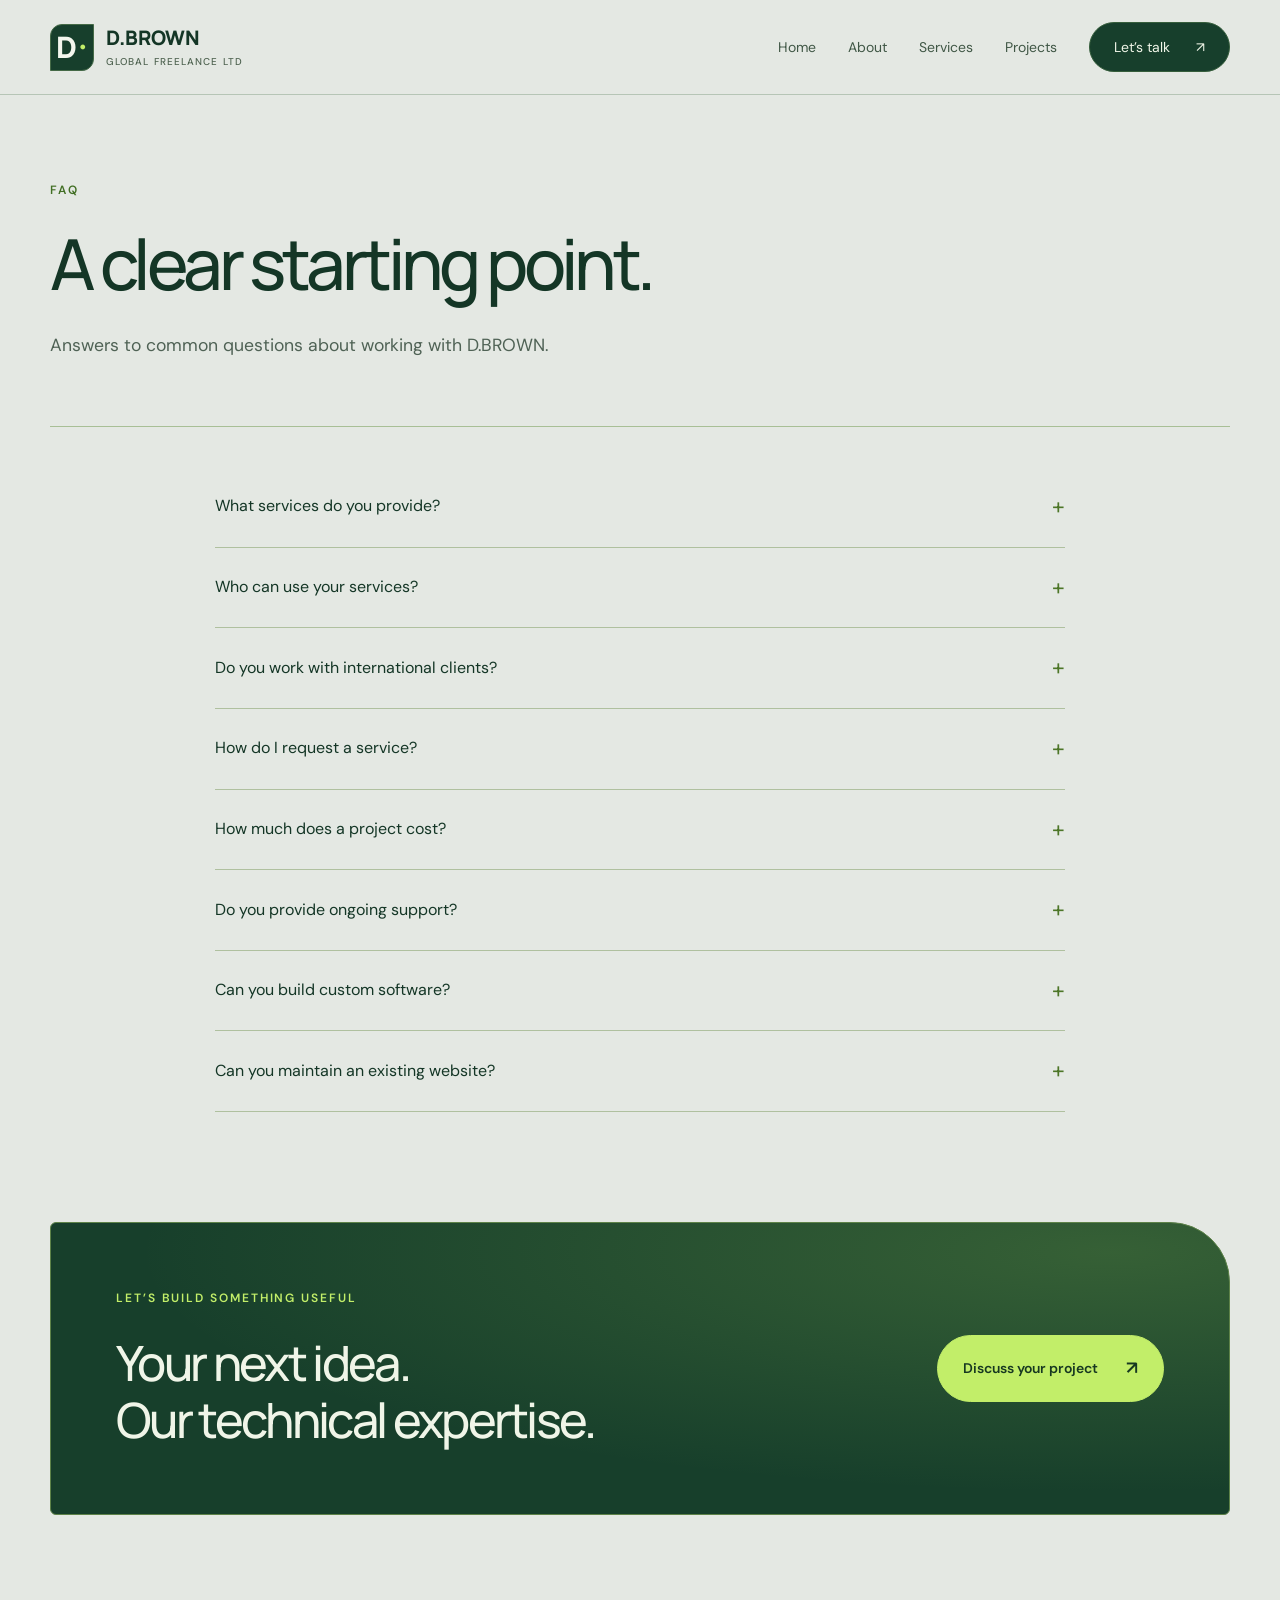
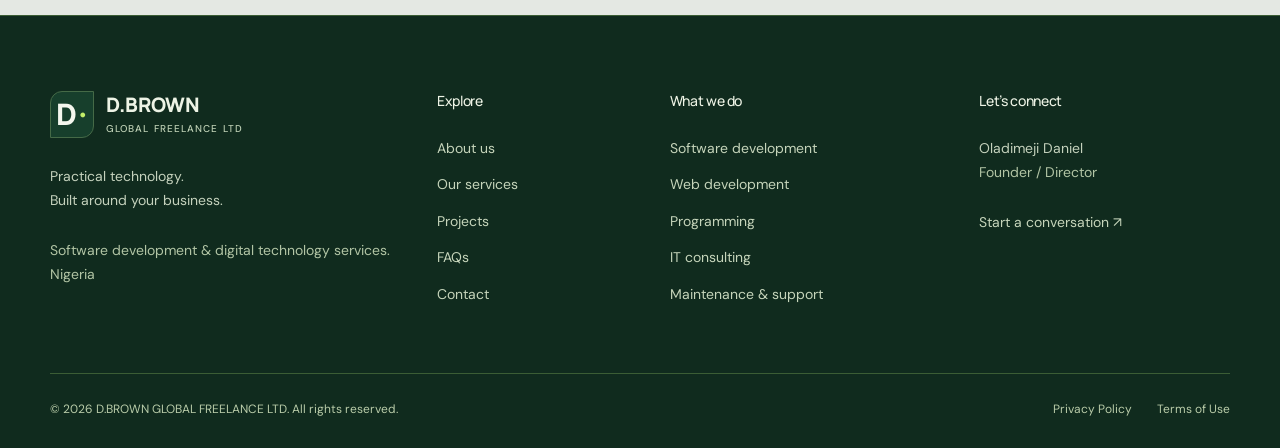
<file: faq.html>
<!doctype html>
<html lang="en">
  <head>
    <meta charset="UTF-8">
    <meta name="viewport" content="width=device-width, initial-scale=1">
    <title>
      Frequently Asked Questions | D.BROWN GLOBAL FREELANCE LTD
    </title>
    <meta name="description" content="D.BROWN GLOBAL FREELANCE LTD provides professional software development, programming, web development, IT consulting, technical support, and digital technology services in Nigeria and internationally.">
    <link rel="icon" type="image/svg+xml" href="data:image/svg+xml,%3Csvg xmlns='http://www.w3.org/2000/svg' viewBox='0 0 40 40'%3E%3Crect width='40' height='40' rx='10' fill='%231b274c'/%3E%3Ctext x='8' y='29' font-size='28' font-family='Arial' font-weight='bold' fill='%23a8c0ff'%3ED%3C/text%3E%3C/svg%3E">
    <link rel="stylesheet" href="style.css">
    <script src="app.js" defer>
    </script>
  </head>
  <body>
    <a class="skip" href="#main">
      Skip to content
    </a>
    <header>
      <div class="wrap header-inner">
        <a href="index.html" class="brand" aria-label="D.Brown home">
          <span class="brand-mark">
            D
            <span>
              •
            </span>
          </span>
          <span>
            D.BROWN
            <small>
              GLOBAL FREELANCE LTD
            </small>
          </span>
        </a>
        <button class="menu-toggle" aria-expanded="false" aria-controls="nav">
          Menu
          <span>
            ☰
          </span>
        </button>
        <nav id="nav" aria-label="Main navigation">
          <a href="index.html" >
            Home
          </a>
          <a href="about.html" >
            About
          </a>
          <a href="services.html" >
            Services
          </a>
          <a href="projects.html" >
            Projects
          </a>
          <a class="nav-cta" href="contact.html">
            Let’s talk
            <span>
              ↗
            </span>
          </a>
        </nav>
      </div>
    </header>
    <main id="main">
      <section class="page-intro wrap">
        <span class="eyebrow">
          FAQ
        </span>
        <h1>
          A clear starting point.
        </h1>
        <p>
          Answers to common questions about working with D.BROWN.
        </p>
      </section>
      <section class="wrap faq-list">
        <details>
          <summary>
            What services do you provide?
            <span>
              +
            </span>
          </summary>
          <p>
            We provide software development, programming, web development, IT consulting, website maintenance, technical support, and other digital technology services.
          </p>
        </details>
        <details>
          <summary>
            Who can use your services?
            <span>
              +
            </span>
          </summary>
          <p>
            Individuals, entrepreneurs, startups, businesses, and organizations requiring technology solutions.
          </p>
        </details>
        <details>
          <summary>
            Do you work with international clients?
            <span>
              +
            </span>
          </summary>
          <p>
            Yes. Depending on the project requirements, we may provide technology services to clients both within Nigeria and internationally.
          </p>
        </details>
        <details>
          <summary>
            How do I request a service?
            <span>
              +
            </span>
          </summary>
          <p>
            Share your requirements through our contact page. Once our business contact channels are available, you can send your enquiry directly.
          </p>
        </details>
        <details>
          <summary>
            How much does a project cost?
            <span>
              +
            </span>
          </summary>
          <p>
            Costs depend on the project scope, complexity, features, development time, and technical requirements. After reviewing your requirements, we can discuss an appropriate quotation.
          </p>
        </details>
        <details>
          <summary>
            Do you provide ongoing support?
            <span>
              +
            </span>
          </summary>
          <p>
            Yes. Depending on the project and agreement, ongoing technical support, updates, and maintenance may be available.
          </p>
        </details>
        <details>
          <summary>
            Can you build custom software?
            <span>
              +
            </span>
          </summary>
          <p>
            Yes. We develop custom software based on your requirements and intended functionality.
          </p>
        </details>
        <details>
          <summary>
            Can you maintain an existing website?
            <span>
              +
            </span>
          </summary>
          <p>
            Yes. We can review your website and provide maintenance, updates, troubleshooting, or improvements where appropriate.
          </p>
        </details>
      </section>
      <section class="cta wrap">
        <div>
          <span class="eyebrow">
            LET’S BUILD SOMETHING USEFUL
          </span>
          <h2>
            Your next idea.
            <br>
            Our technical expertise.
          </h2>
        </div>
        <a class="button dark" href="contact.html">
          Discuss your project
          <span>
            ↗
          </span>
        </a>
      </section>
    </main>
    <footer>
      <div class="wrap footer-grid">
        <div>
          <a class="brand" href="index.html">
            <span class="brand-mark">
              D
              <span>
                •
              </span>
            </span>
            <span>
              D.BROWN
              <small>
                GLOBAL FREELANCE LTD
              </small>
            </span>
          </a>
          <p>
            Practical technology.
            <br>
            Built around your business.
          </p>
          <p class="muted">
            Software development
            &
            digital technology services.
            <br>
            Nigeria
          </p>
        </div>
        <div>
          <h3>
            Explore
          </h3>
          <a href="about.html">
            About us
          </a>
          <a href="services.html">
            Our services
          </a>
          <a href="projects.html">
            Projects
          </a>
          <a href="faq.html">
            FAQs
          </a>
          <a href="contact.html">
            Contact
          </a>
        </div>
        <div>
          <h3>
            What we do
          </h3>
          <a href="services.html#service-0">
            Software development
          </a>
          <a href="services.html#service-1">
            Web development
          </a>
          <a href="services.html#service-2">
            Programming
          </a>
          <a href="services.html#service-3">
            IT consulting
          </a>
          <a href="services.html#service-4">
            Maintenance
            &
            support
          </a>
        </div>
        <div>
          <h3>
            Let’s connect
          </h3>
          <p>
            Oladimeji Daniel
            <br>
            <span class="muted">
              Founder / Director
            </span>
          </p>
          <a href="contact.html">
            Start a conversation ↗
          </a>
        </div>
      </div>
      <div class="wrap footer-bottom">
        <span>
          © 2026 D.BROWN GLOBAL FREELANCE LTD. All rights reserved.
        </span>
        <div>
          <a href="privacy.html">
            Privacy Policy
          </a>
          <a href="terms.html">
            Terms of Use
          </a>
        </div>
      </div>
    </footer>
  </body>
</html>
</file>
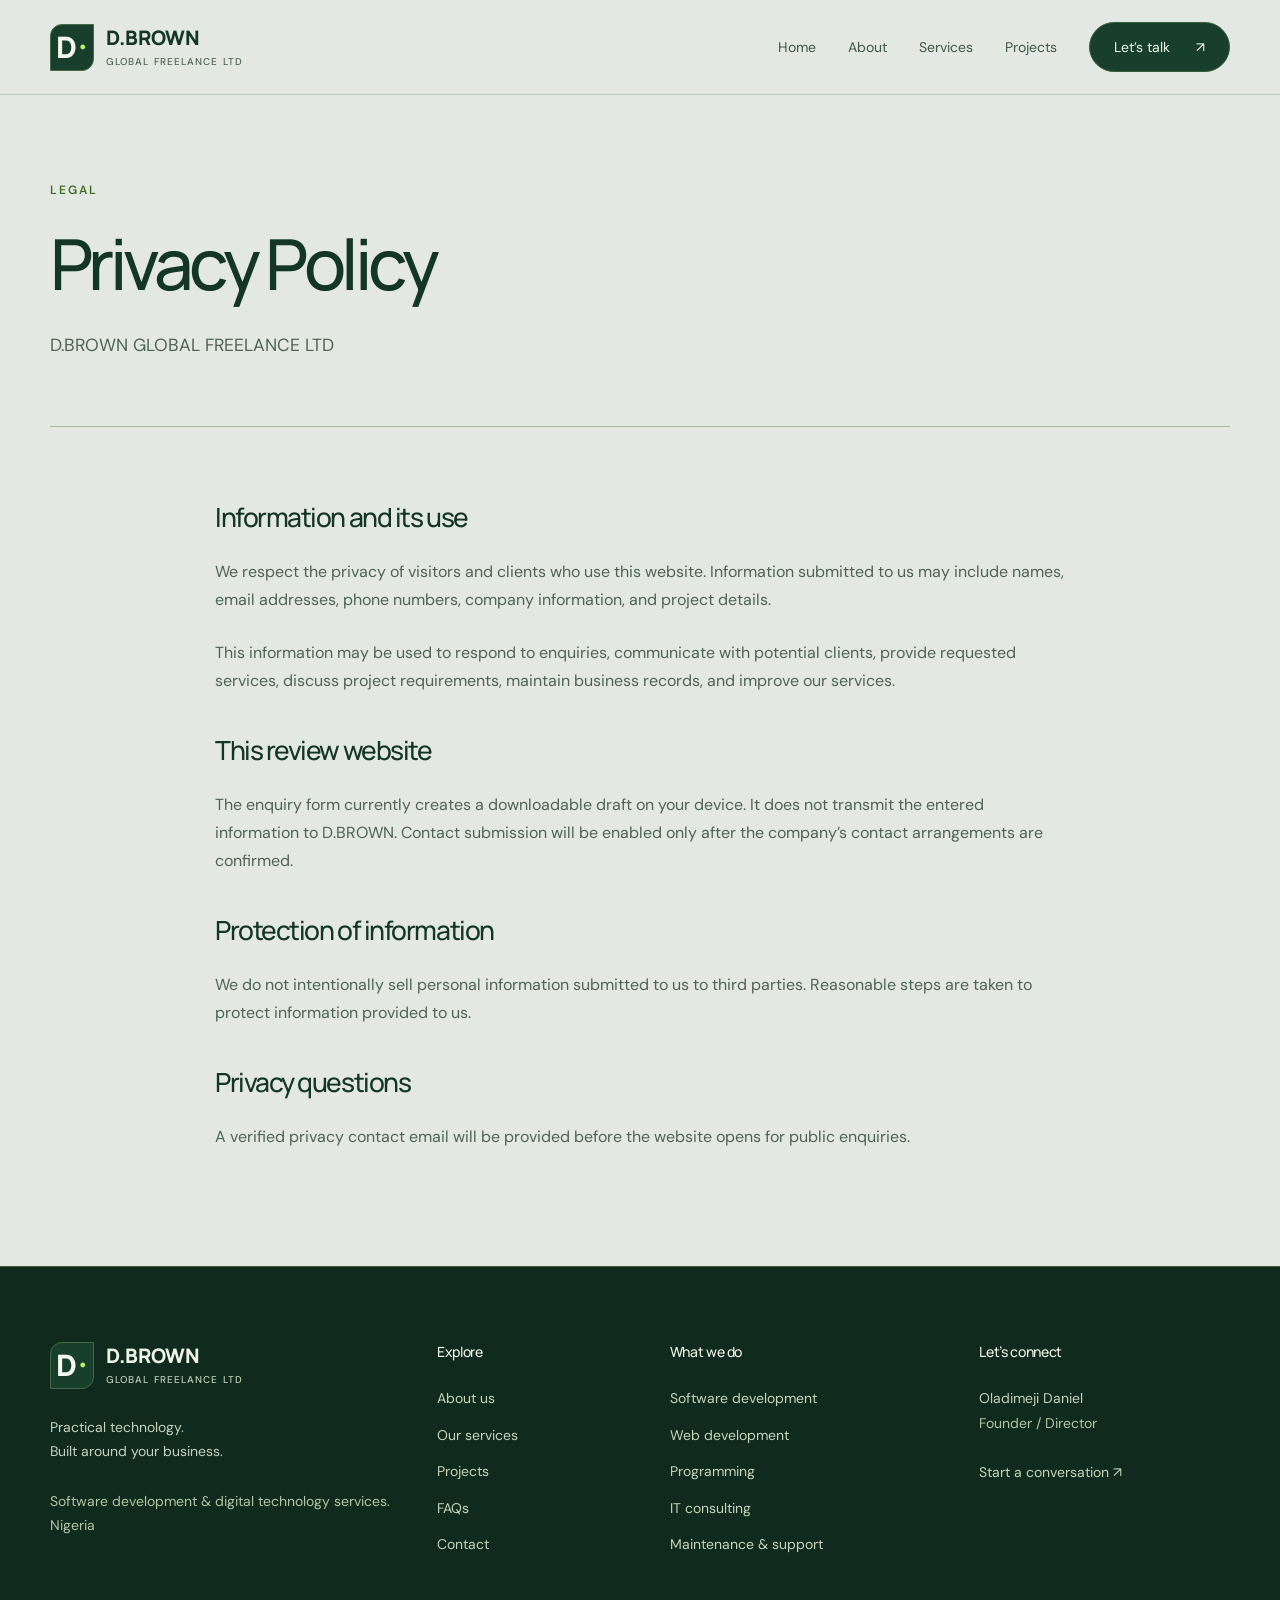
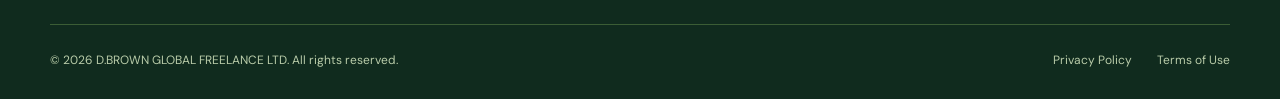
<file: privacy.html>
<!doctype html>
<html lang="en">
  <head>
    <meta charset="UTF-8">
    <meta name="viewport" content="width=device-width, initial-scale=1">
    <title>
      Privacy Policy | D.BROWN GLOBAL FREELANCE LTD
    </title>
    <meta name="description" content="D.BROWN GLOBAL FREELANCE LTD provides professional software development, programming, web development, IT consulting, technical support, and digital technology services in Nigeria and internationally.">
    <link rel="icon" type="image/svg+xml" href="data:image/svg+xml,%3Csvg xmlns='http://www.w3.org/2000/svg' viewBox='0 0 40 40'%3E%3Crect width='40' height='40' rx='10' fill='%231b274c'/%3E%3Ctext x='8' y='29' font-size='28' font-family='Arial' font-weight='bold' fill='%23a8c0ff'%3ED%3C/text%3E%3C/svg%3E">
    <link rel="stylesheet" href="style.css">
    <script src="app.js" defer>
    </script>
  </head>
  <body>
    <a class="skip" href="#main">
      Skip to content
    </a>
    <header>
      <div class="wrap header-inner">
        <a href="index.html" class="brand" aria-label="D.Brown home">
          <span class="brand-mark">
            D
            <span>
              •
            </span>
          </span>
          <span>
            D.BROWN
            <small>
              GLOBAL FREELANCE LTD
            </small>
          </span>
        </a>
        <button class="menu-toggle" aria-expanded="false" aria-controls="nav">
          Menu
          <span>
            ☰
          </span>
        </button>
        <nav id="nav" aria-label="Main navigation">
          <a href="index.html" >
            Home
          </a>
          <a href="about.html" >
            About
          </a>
          <a href="services.html" >
            Services
          </a>
          <a href="projects.html" >
            Projects
          </a>
          <a class="nav-cta" href="contact.html">
            Let’s talk
            <span>
              ↗
            </span>
          </a>
        </nav>
      </div>
    </header>
    <main id="main">
      <section class="page-intro wrap">
        <span class="eyebrow">
          LEGAL
        </span>
        <h1>
          Privacy Policy
        </h1>
        <p>
          D.BROWN GLOBAL FREELANCE LTD
        </p>
      </section>
      <article class="wrap legal">
        <h2>
          Information and its use
        </h2>
        <p>
          We respect the privacy of visitors and clients who use this website. Information submitted to us may include names, email addresses, phone numbers, company information, and project details.
        </p>
        <p>
          This information may be used to respond to enquiries, communicate with potential clients, provide requested services, discuss project requirements, maintain business records, and improve our services.
        </p>
        <h2>
          This review website
        </h2>
        <p>
          The enquiry form currently creates a downloadable draft on your device. It does not transmit the entered information to D.BROWN. Contact submission will be enabled only after the company’s contact arrangements are confirmed.
        </p>
        <h2>
          Protection of information
        </h2>
        <p>
          We do not intentionally sell personal information submitted to us to third parties. Reasonable steps are taken to protect information provided to us.
        </p>
        <h2>
          Privacy questions
        </h2>
        <p>
          A verified privacy contact email will be provided before the website opens for public enquiries.
        </p>
      </article>
    </main>
    <footer>
      <div class="wrap footer-grid">
        <div>
          <a class="brand" href="index.html">
            <span class="brand-mark">
              D
              <span>
                •
              </span>
            </span>
            <span>
              D.BROWN
              <small>
                GLOBAL FREELANCE LTD
              </small>
            </span>
          </a>
          <p>
            Practical technology.
            <br>
            Built around your business.
          </p>
          <p class="muted">
            Software development
            &
            digital technology services.
            <br>
            Nigeria
          </p>
        </div>
        <div>
          <h3>
            Explore
          </h3>
          <a href="about.html">
            About us
          </a>
          <a href="services.html">
            Our services
          </a>
          <a href="projects.html">
            Projects
          </a>
          <a href="faq.html">
            FAQs
          </a>
          <a href="contact.html">
            Contact
          </a>
        </div>
        <div>
          <h3>
            What we do
          </h3>
          <a href="services.html#service-0">
            Software development
          </a>
          <a href="services.html#service-1">
            Web development
          </a>
          <a href="services.html#service-2">
            Programming
          </a>
          <a href="services.html#service-3">
            IT consulting
          </a>
          <a href="services.html#service-4">
            Maintenance
            &
            support
          </a>
        </div>
        <div>
          <h3>
            Let’s connect
          </h3>
          <p>
            Oladimeji Daniel
            <br>
            <span class="muted">
              Founder / Director
            </span>
          </p>
          <a href="contact.html">
            Start a conversation ↗
          </a>
        </div>
      </div>
      <div class="wrap footer-bottom">
        <span>
          © 2026 D.BROWN GLOBAL FREELANCE LTD. All rights reserved.
        </span>
        <div>
          <a href="privacy.html">
            Privacy Policy
          </a>
          <a href="terms.html">
            Terms of Use
          </a>
        </div>
      </div>
    </footer>
  </body>
</html>
</file>
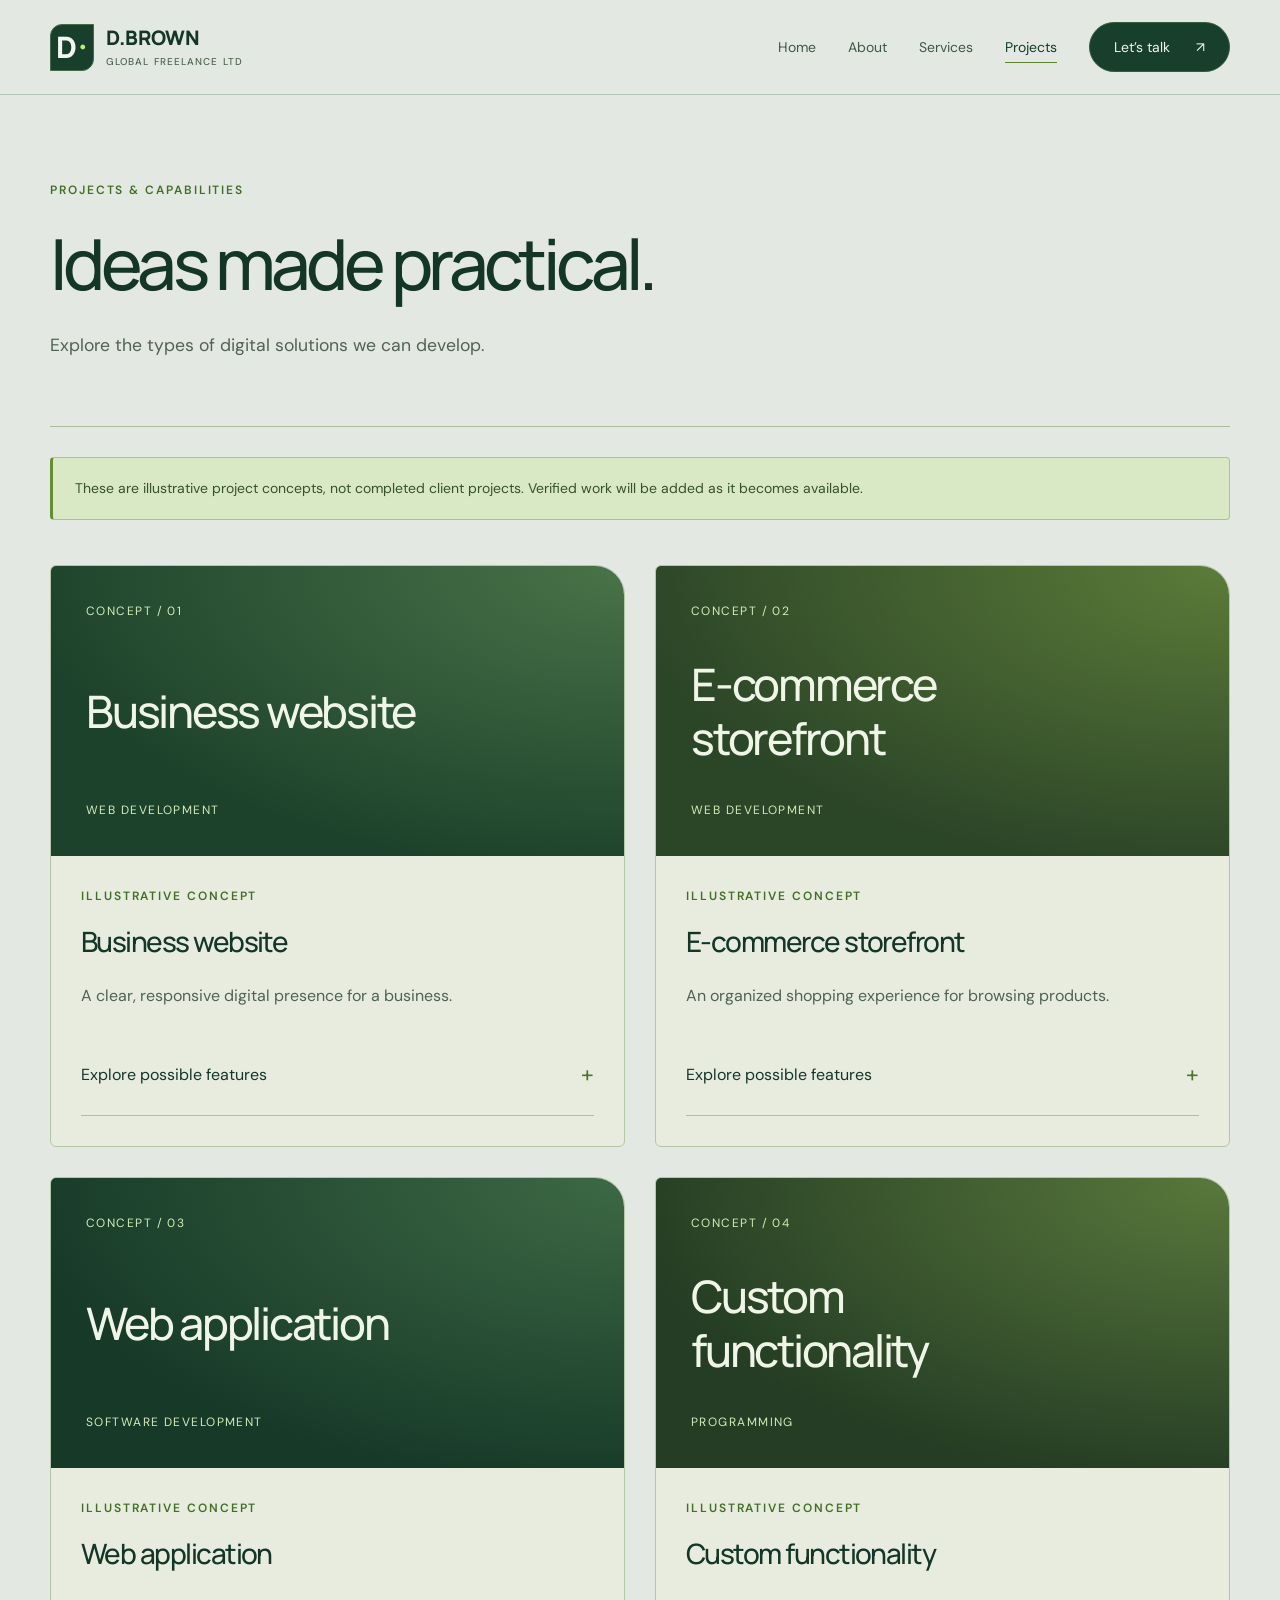
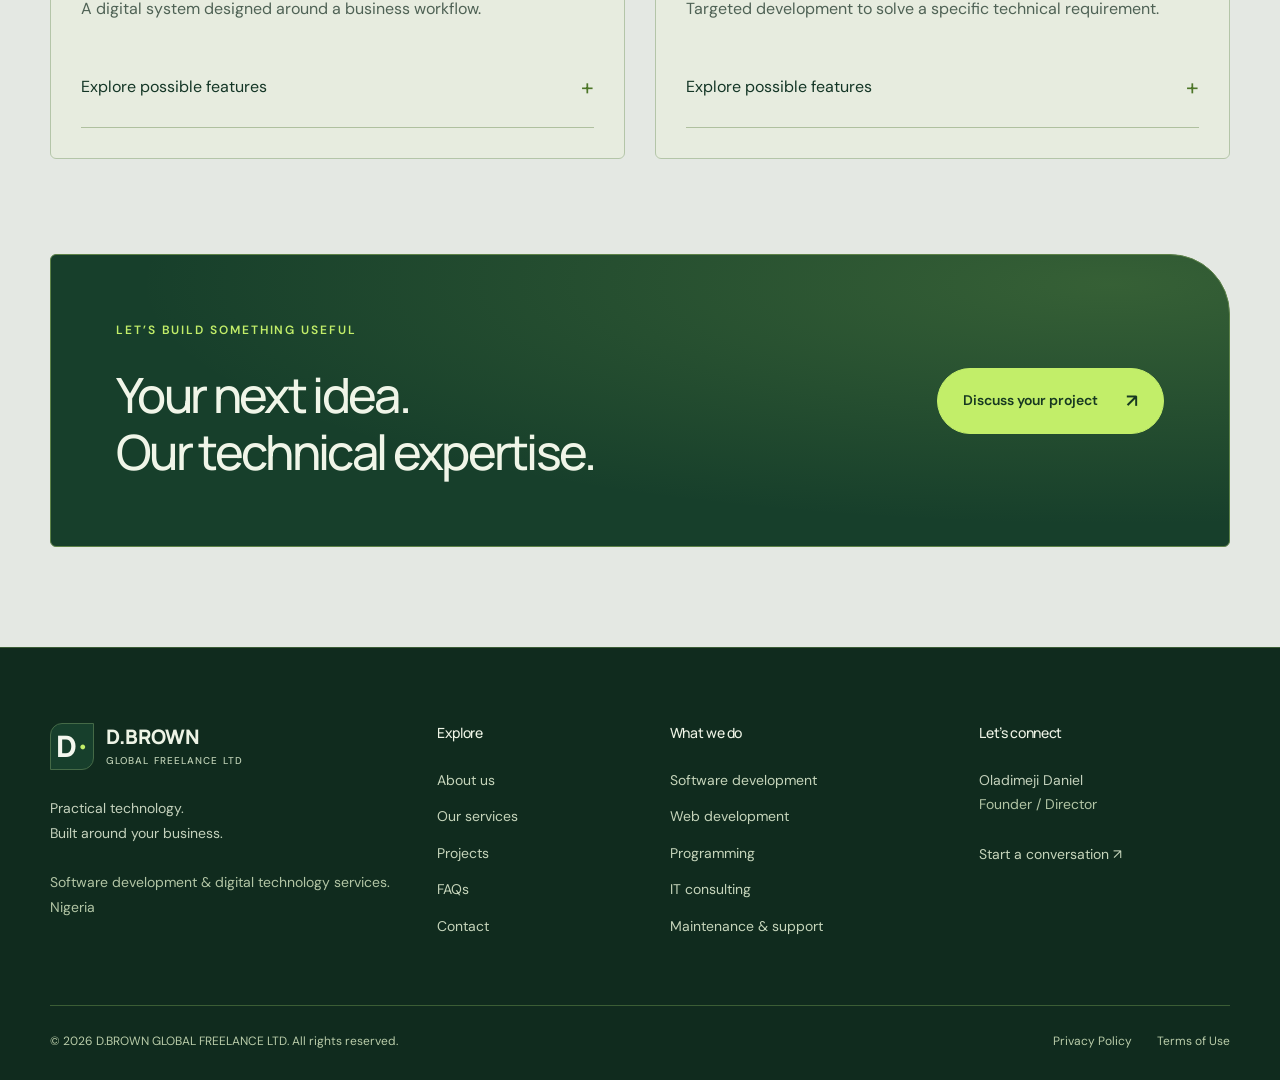
<file: projects.html>
<!doctype html>
<html lang="en">
  <head>
    <meta charset="UTF-8">
    <meta name="viewport" content="width=device-width, initial-scale=1">
    <title>
      Projects | D.BROWN GLOBAL FREELANCE LTD
    </title>
    <meta name="description" content="D.BROWN GLOBAL FREELANCE LTD provides professional software development, programming, web development, IT consulting, technical support, and digital technology services in Nigeria and internationally.">
    <link rel="icon" type="image/svg+xml" href="data:image/svg+xml,%3Csvg xmlns='http://www.w3.org/2000/svg' viewBox='0 0 40 40'%3E%3Crect width='40' height='40' rx='10' fill='%231b274c'/%3E%3Ctext x='8' y='29' font-size='28' font-family='Arial' font-weight='bold' fill='%23a8c0ff'%3ED%3C/text%3E%3C/svg%3E">
    <link rel="stylesheet" href="style.css">
    <script src="app.js" defer>
    </script>
  </head>
  <body>
    <a class="skip" href="#main">
      Skip to content
    </a>
    <header>
      <div class="wrap header-inner">
        <a href="index.html" class="brand" aria-label="D.Brown home">
          <span class="brand-mark">
            D
            <span>
              •
            </span>
          </span>
          <span>
            D.BROWN
            <small>
              GLOBAL FREELANCE LTD
            </small>
          </span>
        </a>
        <button class="menu-toggle" aria-expanded="false" aria-controls="nav">
          Menu
          <span>
            ☰
          </span>
        </button>
        <nav id="nav" aria-label="Main navigation">
          <a href="index.html" >
            Home
          </a>
          <a href="about.html" >
            About
          </a>
          <a href="services.html" >
            Services
          </a>
          <a href="projects.html" aria-current="page">
            Projects
          </a>
          <a class="nav-cta" href="contact.html">
            Let’s talk
            <span>
              ↗
            </span>
          </a>
        </nav>
      </div>
    </header>
    <main id="main">
      <section class="page-intro wrap">
        <span class="eyebrow">
          PROJECTS
          &
          CAPABILITIES
        </span>
        <h1>
          Ideas made practical.
        </h1>
        <p>
          Explore the types of digital solutions we can develop.
        </p>
      </section>
      <section class="wrap">
        <div class="notice">
          These are illustrative project concepts, not completed client projects. Verified work will be added as it becomes available.
        </div>
        <div class="project-grid">
          <article class="project-card">
            <div class="project-cover">
              <span>
                CONCEPT / 01
              </span>
              <strong>
                Business website
              </strong>
              <small>
                WEB DEVELOPMENT
              </small>
            </div>
            <div class="project-info">
              <span class="eyebrow">
                ILLUSTRATIVE CONCEPT
              </span>
              <h2>
                Business website
              </h2>
              <p>
                A clear, responsive digital presence for a business.
              </p>
              <details>
                <summary>
                  Explore possible features
                  <span>
                    +
                  </span>
                </summary>
                <ul>
                  <li>
                    Service pages
                  </li>
                  <li>
                    Business information
                  </li>
                  <li>
                    Contact interface
                  </li>
                  <li>
                    Mobile layouts
                  </li>
                </ul>
              </details>
            </div>
          </article>
          <article class="project-card">
            <div class="project-cover">
              <span>
                CONCEPT / 02
              </span>
              <strong>
                E-commerce storefront
              </strong>
              <small>
                WEB DEVELOPMENT
              </small>
            </div>
            <div class="project-info">
              <span class="eyebrow">
                ILLUSTRATIVE CONCEPT
              </span>
              <h2>
                E-commerce storefront
              </h2>
              <p>
                An organized shopping experience for browsing products.
              </p>
              <details>
                <summary>
                  Explore possible features
                  <span>
                    +
                  </span>
                </summary>
                <ul>
                  <li>
                    Product pages
                  </li>
                  <li>
                    Product categories
                  </li>
                  <li>
                    Shopping interface
                  </li>
                  <li>
                    Responsive layouts
                  </li>
                </ul>
              </details>
            </div>
          </article>
          <article class="project-card">
            <div class="project-cover">
              <span>
                CONCEPT / 03
              </span>
              <strong>
                Web application
              </strong>
              <small>
                SOFTWARE DEVELOPMENT
              </small>
            </div>
            <div class="project-info">
              <span class="eyebrow">
                ILLUSTRATIVE CONCEPT
              </span>
              <h2>
                Web application
              </h2>
              <p>
                A digital system designed around a business workflow.
              </p>
              <details>
                <summary>
                  Explore possible features
                  <span>
                    +
                  </span>
                </summary>
                <ul>
                  <li>
                    User interface
                  </li>
                  <li>
                    Data management
                  </li>
                  <li>
                    Login interface
                  </li>
                  <li>
                    Administrative dashboard
                  </li>
                </ul>
              </details>
            </div>
          </article>
          <article class="project-card">
            <div class="project-cover">
              <span>
                CONCEPT / 04
              </span>
              <strong>
                Custom functionality
              </strong>
              <small>
                PROGRAMMING
              </small>
            </div>
            <div class="project-info">
              <span class="eyebrow">
                ILLUSTRATIVE CONCEPT
              </span>
              <h2>
                Custom functionality
              </h2>
              <p>
                Targeted development to solve a specific technical requirement.
              </p>
              <details>
                <summary>
                  Explore possible features
                  <span>
                    +
                  </span>
                </summary>
                <ul>
                  <li>
                    Feature development
                  </li>
                  <li>
                    Code modification
                  </li>
                  <li>
                    Debugging
                  </li>
                  <li>
                    Technical implementation
                  </li>
                </ul>
              </details>
            </div>
          </article>
        </div>
      </section>
      <section class="cta wrap">
        <div>
          <span class="eyebrow">
            LET’S BUILD SOMETHING USEFUL
          </span>
          <h2>
            Your next idea.
            <br>
            Our technical expertise.
          </h2>
        </div>
        <a class="button dark" href="contact.html">
          Discuss your project
          <span>
            ↗
          </span>
        </a>
      </section>
    </main>
    <footer>
      <div class="wrap footer-grid">
        <div>
          <a class="brand" href="index.html">
            <span class="brand-mark">
              D
              <span>
                •
              </span>
            </span>
            <span>
              D.BROWN
              <small>
                GLOBAL FREELANCE LTD
              </small>
            </span>
          </a>
          <p>
            Practical technology.
            <br>
            Built around your business.
          </p>
          <p class="muted">
            Software development
            &
            digital technology services.
            <br>
            Nigeria
          </p>
        </div>
        <div>
          <h3>
            Explore
          </h3>
          <a href="about.html">
            About us
          </a>
          <a href="services.html">
            Our services
          </a>
          <a href="projects.html">
            Projects
          </a>
          <a href="faq.html">
            FAQs
          </a>
          <a href="contact.html">
            Contact
          </a>
        </div>
        <div>
          <h3>
            What we do
          </h3>
          <a href="services.html#service-0">
            Software development
          </a>
          <a href="services.html#service-1">
            Web development
          </a>
          <a href="services.html#service-2">
            Programming
          </a>
          <a href="services.html#service-3">
            IT consulting
          </a>
          <a href="services.html#service-4">
            Maintenance
            &
            support
          </a>
        </div>
        <div>
          <h3>
            Let’s connect
          </h3>
          <p>
            Oladimeji Daniel
            <br>
            <span class="muted">
              Founder / Director
            </span>
          </p>
          <a href="contact.html">
            Start a conversation ↗
          </a>
        </div>
      </div>
      <div class="wrap footer-bottom">
        <span>
          © 2026 D.BROWN GLOBAL FREELANCE LTD. All rights reserved.
        </span>
        <div>
          <a href="privacy.html">
            Privacy Policy
          </a>
          <a href="terms.html">
            Terms of Use
          </a>
        </div>
      </div>
    </footer>
  </body>
</html>
</file>
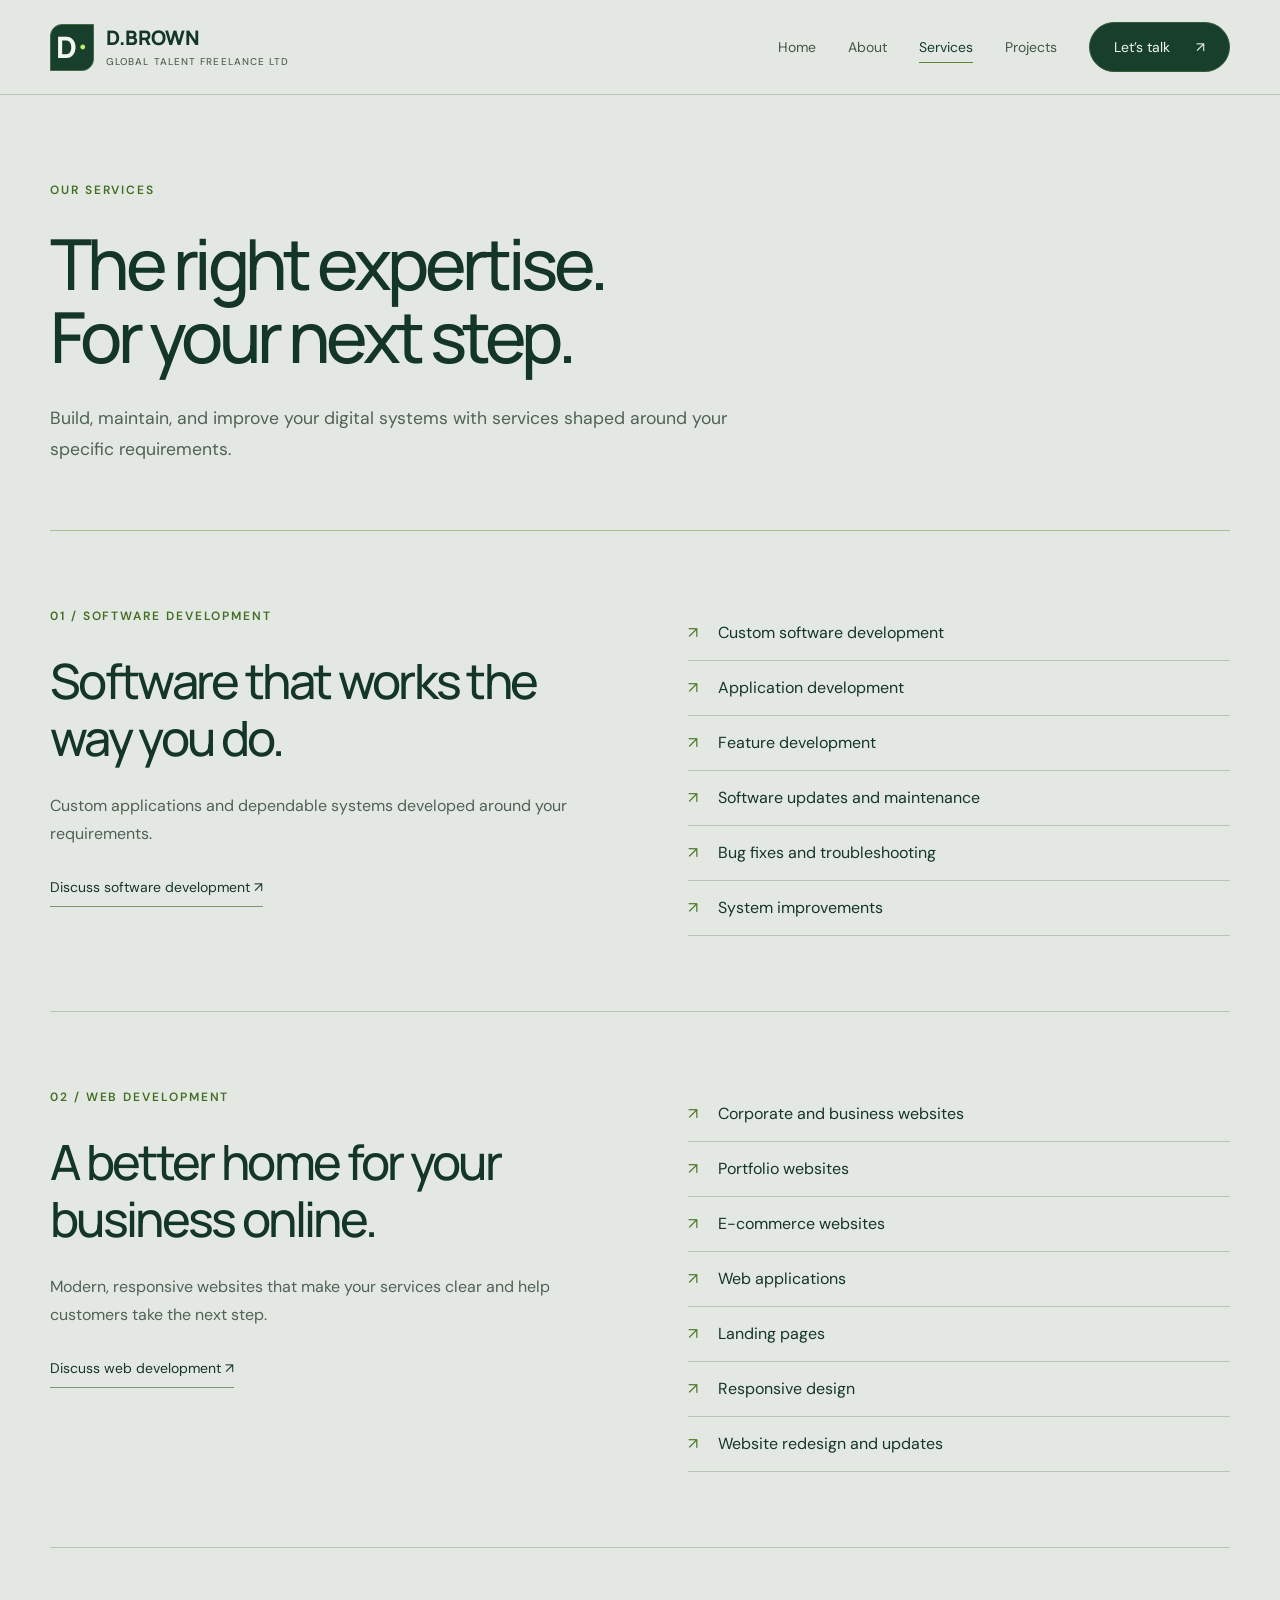
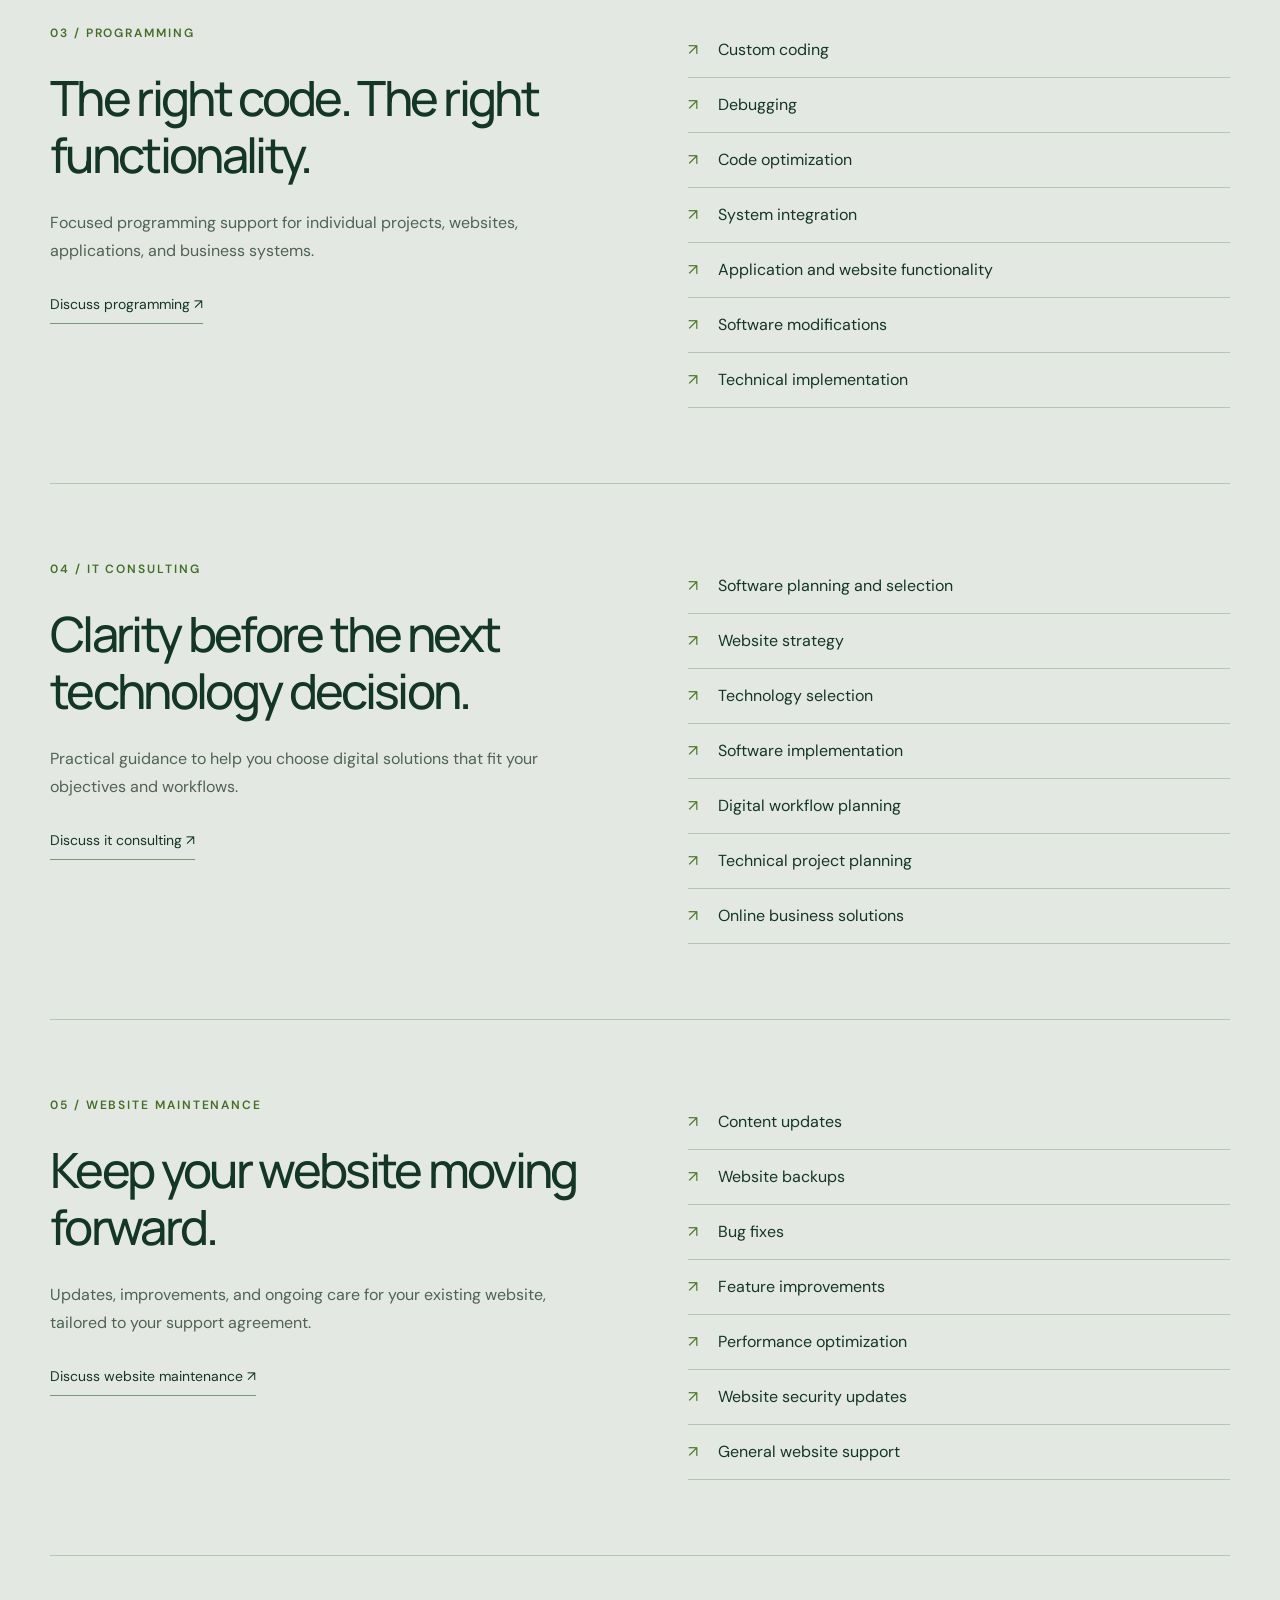
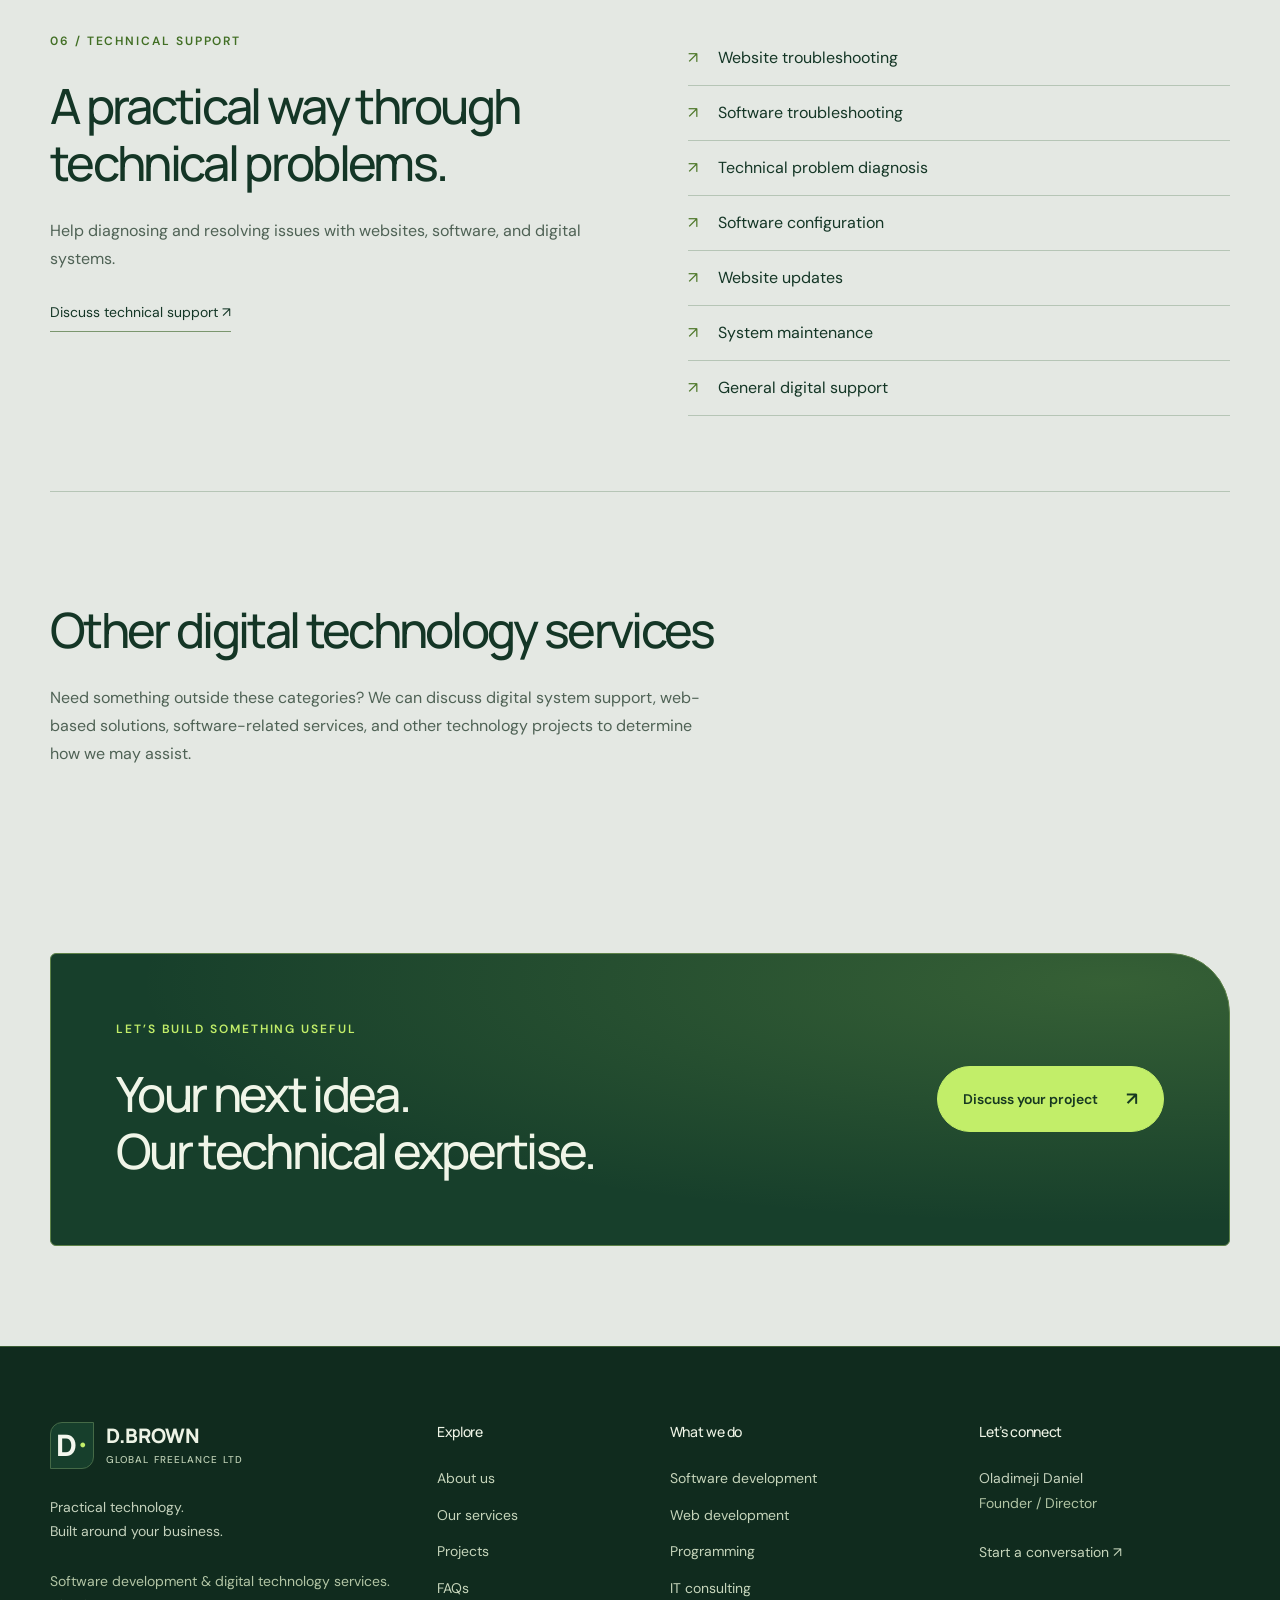
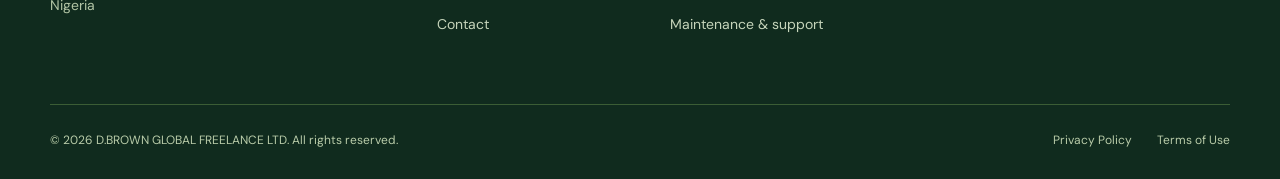
<file: services.html>
<!doctype html>
<html lang="en">
  <head>
    <meta charset="UTF-8">
    <meta name="viewport" content="width=device-width, initial-scale=1">
    <title>
      Our Services | D.BROWN GLOBAL FREELANCE LTD
    </title>
    <meta name="description" content="D.BROWN GLOBAL FREELANCE LTD provides professional software development, programming, web development, IT consulting, technical support, and digital technology services in Nigeria and internationally.">
    <link rel="icon" type="image/svg+xml" href="data:image/svg+xml,%3Csvg xmlns='http://www.w3.org/2000/svg' viewBox='0 0 40 40'%3E%3Crect width='40' height='40' rx='10' fill='%231b274c'/%3E%3Ctext x='8' y='29' font-size='28' font-family='Arial' font-weight='bold' fill='%23a8c0ff'%3ED%3C/text%3E%3C/svg%3E">
    <link rel="stylesheet" href="style.css">
    <script src="app.js" defer>
    </script>
  </head>
  <body>
    <a class="skip" href="#main">
      Skip to content
    </a>
    <header>
      <div class="wrap header-inner">
        <a href="index.html" class="brand" aria-label="D.Brown home">
          <span class="brand-mark">
            D
            <span>
              •
            </span>
          </span>
          <span>
            D.BROWN
            <small>
              GLOBAL TALENT FREELANCE LTD
            </small>
          </span>
        </a>
        <button class="menu-toggle" aria-expanded="false" aria-controls="nav">
          Menu
          <span>
            ☰
          </span>
        </button>
        <nav id="nav" aria-label="Main navigation">
          <a href="index.html" >
            Home
          </a>
          <a href="about.html" >
            About
          </a>
          <a href="services.html" aria-current="page">
            Services
          </a>
          <a href="projects.html" >
            Projects
          </a>
          <a class="nav-cta" href="contact.html">
            Let’s talk
            <span>
              ↗
            </span>
          </a>
        </nav>
      </div>
    </header>
    <main id="main">
      <section class="page-intro wrap">
        <span class="eyebrow">
          OUR SERVICES
        </span>
        <h1>
          The right expertise.
          <br>
          For your next step.
        </h1>
        <p>
          Build, maintain, and improve your digital systems with services shaped around your specific requirements.
        </p>
      </section>
      <section class="wrap service-detail" id="service-0">
        <div>
          <span class="eyebrow">
            01 / SOFTWARE DEVELOPMENT
          </span>
          <h2>
            Software that works the way you do.
          </h2>
          <p>
            Custom applications and dependable systems developed around your requirements.
          </p>
          <a class="text-link" href="contact.html?service=0">
            Discuss software development ↗
          </a>
        </div>
        <ul class="checklist">
          <li>
            Custom software development
          </li>
          <li>
            Application development
          </li>
          <li>
            Feature development
          </li>
          <li>
            Software updates and maintenance
          </li>
          <li>
            Bug fixes and troubleshooting
          </li>
          <li>
            System improvements
          </li>
        </ul>
      </section>
      <section class="wrap service-detail" id="service-1">
        <div>
          <span class="eyebrow">
            02 / WEB DEVELOPMENT
          </span>
          <h2>
            A better home for your business online.
          </h2>
          <p>
            Modern, responsive websites that make your services clear and help customers take the next step.
          </p>
          <a class="text-link" href="contact.html?service=1">
            Discuss web development ↗
          </a>
        </div>
        <ul class="checklist">
          <li>
            Corporate and business websites
          </li>
          <li>
            Portfolio websites
          </li>
          <li>
            E-commerce websites
          </li>
          <li>
            Web applications
          </li>
          <li>
            Landing pages
          </li>
          <li>
            Responsive design
          </li>
          <li>
            Website redesign and updates
          </li>
        </ul>
      </section>
      <section class="wrap service-detail" id="service-2">
        <div>
          <span class="eyebrow">
            03 / PROGRAMMING
          </span>
          <h2>
            The right code. The right functionality.
          </h2>
          <p>
            Focused programming support for individual projects, websites, applications, and business systems.
          </p>
          <a class="text-link" href="contact.html?service=2">
            Discuss programming ↗
          </a>
        </div>
        <ul class="checklist">
          <li>
            Custom coding
          </li>
          <li>
            Debugging
          </li>
          <li>
            Code optimization
          </li>
          <li>
            System integration
          </li>
          <li>
            Application and website functionality
          </li>
          <li>
            Software modifications
          </li>
          <li>
            Technical implementation
          </li>
        </ul>
      </section>
      <section class="wrap service-detail" id="service-3">
        <div>
          <span class="eyebrow">
            04 / IT CONSULTING
          </span>
          <h2>
            Clarity before the next technology decision.
          </h2>
          <p>
            Practical guidance to help you choose digital solutions that fit your objectives and workflows.
          </p>
          <a class="text-link" href="contact.html?service=3">
            Discuss it consulting ↗
          </a>
        </div>
        <ul class="checklist">
          <li>
            Software planning and selection
          </li>
          <li>
            Website strategy
          </li>
          <li>
            Technology selection
          </li>
          <li>
            Software implementation
          </li>
          <li>
            Digital workflow planning
          </li>
          <li>
            Technical project planning
          </li>
          <li>
            Online business solutions
          </li>
        </ul>
      </section>
      <section class="wrap service-detail" id="service-4">
        <div>
          <span class="eyebrow">
            05 / WEBSITE MAINTENANCE
          </span>
          <h2>
            Keep your website moving forward.
          </h2>
          <p>
            Updates, improvements, and ongoing care for your existing website, tailored to your support agreement.
          </p>
          <a class="text-link" href="contact.html?service=4">
            Discuss website maintenance ↗
          </a>
        </div>
        <ul class="checklist">
          <li>
            Content updates
          </li>
          <li>
            Website backups
          </li>
          <li>
            Bug fixes
          </li>
          <li>
            Feature improvements
          </li>
          <li>
            Performance optimization
          </li>
          <li>
            Website security updates
          </li>
          <li>
            General website support
          </li>
        </ul>
      </section>
      <section class="wrap service-detail" id="service-5">
        <div>
          <span class="eyebrow">
            06 / TECHNICAL SUPPORT
          </span>
          <h2>
            A practical way through technical problems.
          </h2>
          <p>
            Help diagnosing and resolving issues with websites, software, and digital systems.
          </p>
          <a class="text-link" href="contact.html?service=5">
            Discuss technical support ↗
          </a>
        </div>
        <ul class="checklist">
          <li>
            Website troubleshooting
          </li>
          <li>
            Software troubleshooting
          </li>
          <li>
            Technical problem diagnosis
          </li>
          <li>
            Software configuration
          </li>
          <li>
            Website updates
          </li>
          <li>
            System maintenance
          </li>
          <li>
            General digital support
          </li>
        </ul>
      </section>
      <section class="wrap section">
        <h2>
          Other digital technology services
        </h2>
        <p class="measure">
          Need something outside these categories? We can discuss digital system support, web-based solutions, software-related services, and other technology projects to determine how we may assist.
        </p>
      </section>
      <section class="cta wrap">
        <div>
          <span class="eyebrow">
            LET’S BUILD SOMETHING USEFUL
          </span>
          <h2>
            Your next idea.
            <br>
            Our technical expertise.
          </h2>
        </div>
        <a class="button dark" href="contact.html">
          Discuss your project
          <span>
            ↗
          </span>
        </a>
      </section>
    </main>
    <footer>
      <div class="wrap footer-grid">
        <div>
          <a class="brand" href="index.html">
            <span class="brand-mark">
              D
              <span>
                •
              </span>
            </span>
            <span>
              D.BROWN
              <small>
                GLOBAL FREELANCE LTD
              </small>
            </span>
          </a>
          <p>
            Practical technology.
            <br>
            Built around your business.
          </p>
          <p class="muted">
            Software development
            &
            digital technology services.
            <br>
            Nigeria
          </p>
        </div>
        <div>
          <h3>
            Explore
          </h3>
          <a href="about.html">
            About us
          </a>
          <a href="services.html">
            Our services
          </a>
          <a href="projects.html">
            Projects
          </a>
          <a href="faq.html">
            FAQs
          </a>
          <a href="contact.html">
            Contact
          </a>
        </div>
        <div>
          <h3>
            What we do
          </h3>
          <a href="services.html#service-0">
            Software development
          </a>
          <a href="services.html#service-1">
            Web development
          </a>
          <a href="services.html#service-2">
            Programming
          </a>
          <a href="services.html#service-3">
            IT consulting
          </a>
          <a href="services.html#service-4">
            Maintenance
            &
            support
          </a>
        </div>
        <div>
          <h3>
            Let’s connect
          </h3>
          <p>
            Oladimeji Daniel
            <br>
            <span class="muted">
              Founder / Director
            </span>
          </p>
          <a href="contact.html">
            Start a conversation ↗
          </a>
        </div>
      </div>
      <div class="wrap footer-bottom">
        <span>
          © 2026 D.BROWN GLOBAL FREELANCE LTD. All rights reserved.
        </span>
        <div>
          <a href="privacy.html">
            Privacy Policy
          </a>
          <a href="terms.html">
            Terms of Use
          </a>
        </div>
      </div>
    </footer>
  </body>
</html>
</file>
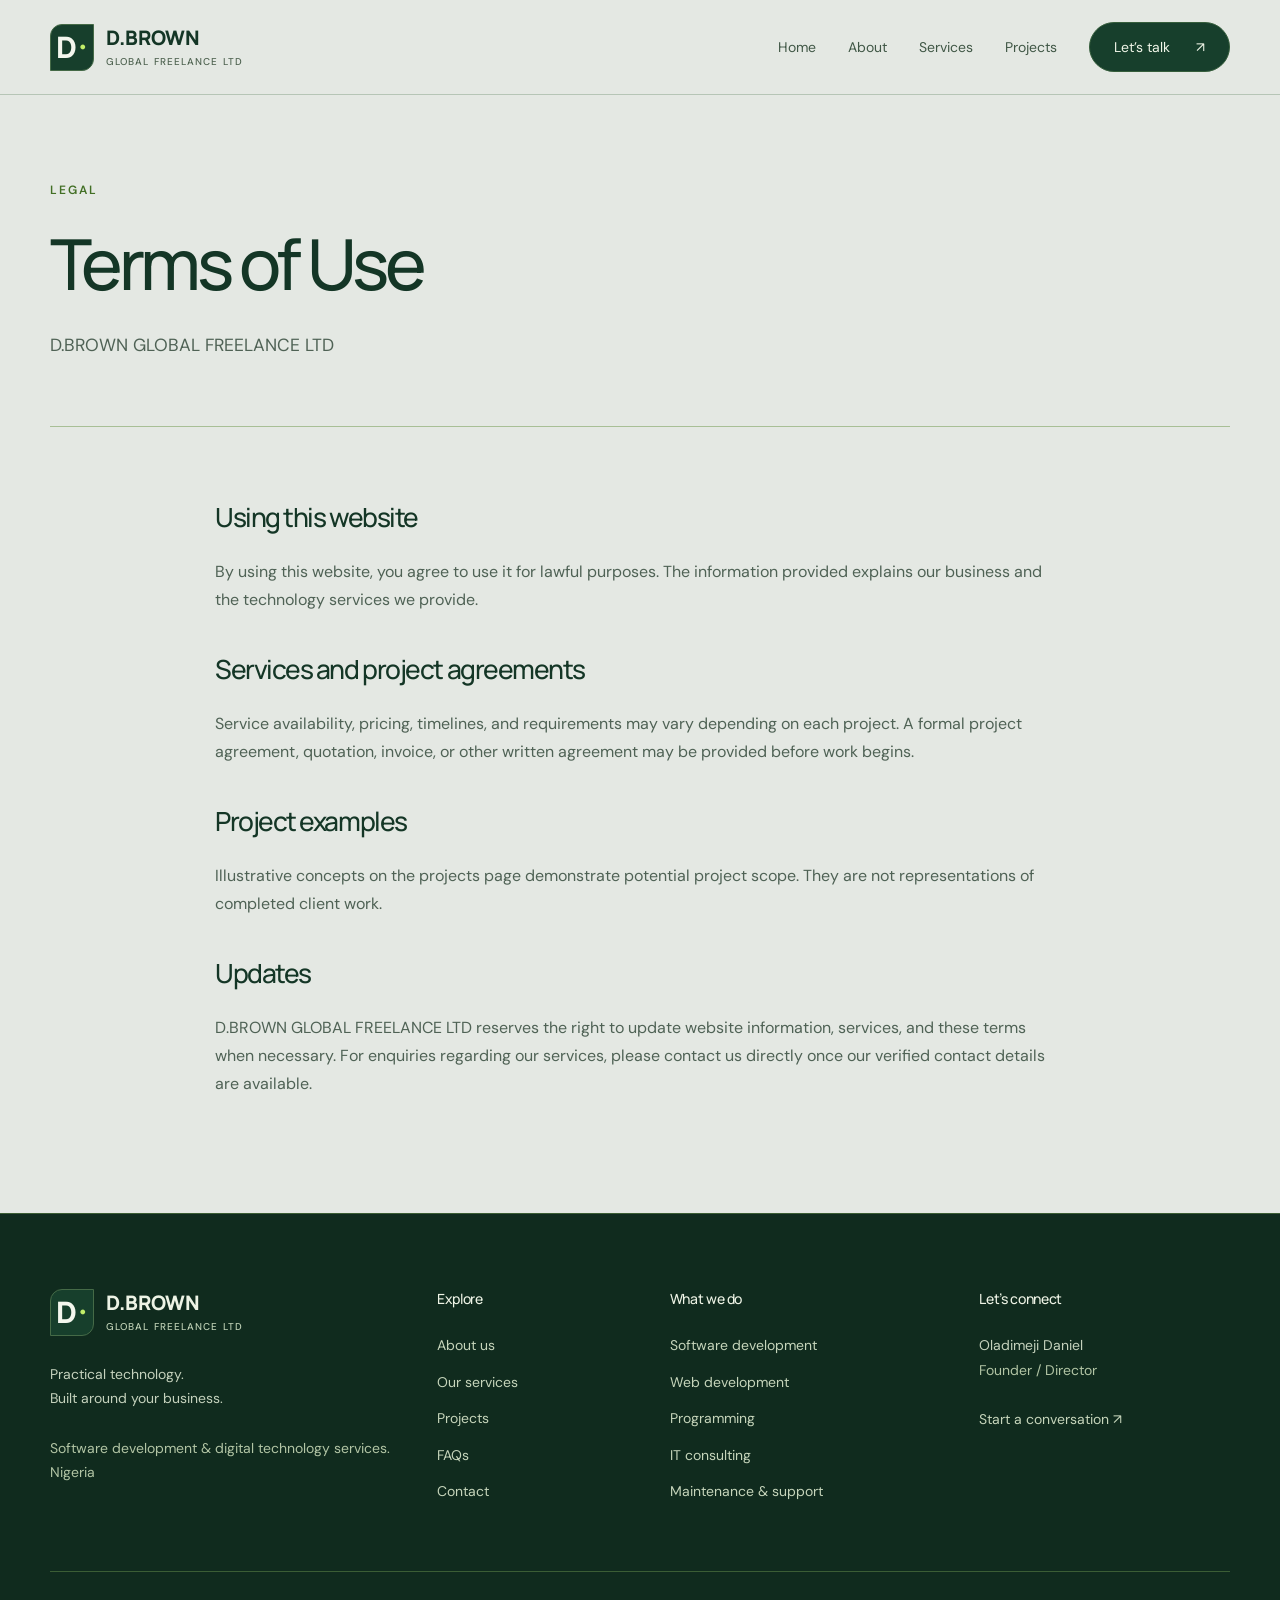
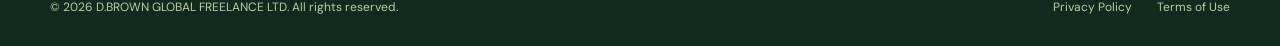
<file: terms.html>
<!doctype html>
<html lang="en">
  <head>
    <meta charset="UTF-8">
    <meta name="viewport" content="width=device-width, initial-scale=1">
    <title>
      Terms of Use | D.BROWN GLOBAL FREELANCE LTD
    </title>
    <meta name="description" content="D.BROWN GLOBAL FREELANCE LTD provides professional software development, programming, web development, IT consulting, technical support, and digital technology services in Nigeria and internationally.">
    <link rel="icon" type="image/svg+xml" href="data:image/svg+xml,%3Csvg xmlns='http://www.w3.org/2000/svg' viewBox='0 0 40 40'%3E%3Crect width='40' height='40' rx='10' fill='%231b274c'/%3E%3Ctext x='8' y='29' font-size='28' font-family='Arial' font-weight='bold' fill='%23a8c0ff'%3ED%3C/text%3E%3C/svg%3E">
    <link rel="stylesheet" href="style.css">
    <script src="app.js" defer>
    </script>
  </head>
  <body>
    <a class="skip" href="#main">
      Skip to content
    </a>
    <header>
      <div class="wrap header-inner">
        <a href="index.html" class="brand" aria-label="D.Brown home">
          <span class="brand-mark">
            D
            <span>
              •
            </span>
          </span>
          <span>
            D.BROWN
            <small>
              GLOBAL FREELANCE LTD
            </small>
          </span>
        </a>
        <button class="menu-toggle" aria-expanded="false" aria-controls="nav">
          Menu
          <span>
            ☰
          </span>
        </button>
        <nav id="nav" aria-label="Main navigation">
          <a href="index.html" >
            Home
          </a>
          <a href="about.html" >
            About
          </a>
          <a href="services.html" >
            Services
          </a>
          <a href="projects.html" >
            Projects
          </a>
          <a class="nav-cta" href="contact.html">
            Let’s talk
            <span>
              ↗
            </span>
          </a>
        </nav>
      </div>
    </header>
    <main id="main">
      <section class="page-intro wrap">
        <span class="eyebrow">
          LEGAL
        </span>
        <h1>
          Terms of Use
        </h1>
        <p>
          D.BROWN GLOBAL FREELANCE LTD
        </p>
      </section>
      <article class="wrap legal">
        <h2>
          Using this website
        </h2>
        <p>
          By using this website, you agree to use it for lawful purposes. The information provided explains our business and the technology services we provide.
        </p>
        <h2>
          Services and project agreements
        </h2>
        <p>
          Service availability, pricing, timelines, and requirements may vary depending on each project. A formal project agreement, quotation, invoice, or other written agreement may be provided before work begins.
        </p>
        <h2>
          Project examples
        </h2>
        <p>
          Illustrative concepts on the projects page demonstrate potential project scope. They are not representations of completed client work.
        </p>
        <h2>
          Updates
        </h2>
        <p>
          D.BROWN GLOBAL FREELANCE LTD reserves the right to update website information, services, and these terms when necessary. For enquiries regarding our services, please contact us directly once our verified contact details are available.
        </p>
      </article>
    </main>
    <footer>
      <div class="wrap footer-grid">
        <div>
          <a class="brand" href="index.html">
            <span class="brand-mark">
              D
              <span>
                •
              </span>
            </span>
            <span>
              D.BROWN
              <small>
                GLOBAL FREELANCE LTD
              </small>
            </span>
          </a>
          <p>
            Practical technology.
            <br>
            Built around your business.
          </p>
          <p class="muted">
            Software development
            &
            digital technology services.
            <br>
            Nigeria
          </p>
        </div>
        <div>
          <h3>
            Explore
          </h3>
          <a href="about.html">
            About us
          </a>
          <a href="services.html">
            Our services
          </a>
          <a href="projects.html">
            Projects
          </a>
          <a href="faq.html">
            FAQs
          </a>
          <a href="contact.html">
            Contact
          </a>
        </div>
        <div>
          <h3>
            What we do
          </h3>
          <a href="services.html#service-0">
            Software development
          </a>
          <a href="services.html#service-1">
            Web development
          </a>
          <a href="services.html#service-2">
            Programming
          </a>
          <a href="services.html#service-3">
            IT consulting
          </a>
          <a href="services.html#service-4">
            Maintenance
            &
            support
          </a>
        </div>
        <div>
          <h3>
            Let’s connect
          </h3>
          <p>
            Oladimeji Daniel
            <br>
            <span class="muted">
              Founder / Director
            </span>
          </p>
          <a href="contact.html">
            Start a conversation ↗
          </a>
        </div>
      </div>
      <div class="wrap footer-bottom">
        <span>
          © 2026 D.BROWN GLOBAL FREELANCE LTD. All rights reserved.
        </span>
        <div>
          <a href="privacy.html">
            Privacy Policy
          </a>
          <a href="terms.html">
            Terms of Use
          </a>
        </div>
      </div>
    </footer>
  </body>
</html>
</file>
<file: style.css>
/* D.BROWN — Soft Grey, Dark Green & Lime */

@import url('https://fonts.googleapis.com/css2?family=DM+Sans:wght@400;500;600;700&family=Manrope:wght@400;500;600;700;800&display=swap');

:root {
  color-scheme: light;
  --bg: #e4e8e3;
  --surface: #dbe2d9;
  --ink: #143626;
  --muted: #4f6255;
  --line: #b6c5b6;
  --blue: #377a43;
  --accent: #426f25;
  --lime: #c2ee69;
  --green: #143e2a;
  --pale: #d8e0d5;
}

* {
  box-sizing: border-box;
}

html {
  scroll-behavior: smooth;
  scroll-padding-top: 110px;
}

body {
  margin: 0;
  background: var(--bg);
  color: var(--ink);
  font: 16px/1.75 'DM Sans', Arial, sans-serif;
}

::selection {
  background: #c2ee69;
  color: #143626;
}

h1,
h2,
h3,
.brand {
  font-family: Manrope, Arial, sans-serif;
}

h1,
h2,
h3,
p {
  margin-top: 0;
}

h1 {
  font-size: clamp(3.2rem, 6.5vw, 6.3rem);
  line-height: 1.04;
  letter-spacing: -.065em;
  font-weight: 500;
  margin-bottom: 30px;
}

h2 {
  font-size: clamp(2rem, 3.8vw, 3.65rem);
  line-height: 1.17;
  letter-spacing: -.055em;
  font-weight: 500;
  margin-bottom: 25px;
}

h3 {
  font-size: 1.3rem;
  line-height: 1.4;
  letter-spacing: -.025em;
}

p {
  color: var(--muted);
  margin-bottom: 25px;
}

a {
  color: inherit;
  text-decoration: none;
}

button,
input,
select,
textarea {
  font: inherit;
}

button,
a,
summary {
  -webkit-tap-highlight-color: transparent;
  touch-action: manipulation;
}

a:focus-visible,
button:focus-visible,
summary:focus-visible {
  outline: 2px solid #4c7a28;
  outline-offset: 6px;
}

.wrap {
  width: min(1320px, calc(100% - 100px));
  margin-inline: auto;
}

.section {
  padding-block: 110px;
}

.eyebrow {
  display: block;
  color: var(--accent);
  font-size: .75rem;
  letter-spacing: .16em;
  font-weight: 600;
  margin-bottom: 26px;
}

em {
  font-style: normal;
  color: var(--accent);
}

/* HEADER */

header {
  position: sticky;
  top: 0;
  z-index: 50;
  background: rgba(228, 232, 227, .95);
  backdrop-filter: blur(20px);
  border-bottom: 1px solid var(--line);
}

.header-inner {
  height: 94px;
  display: flex;
  justify-content: space-between;
  align-items: center;
  gap: 25px;
}

.brand {
  display: inline-flex;
  align-items: center;
  gap: 12px;
  font-size: 1.25rem;
  font-weight: 800;
  line-height: 1.1;
}

.brand small {
  display: block;
  font-family: 'DM Sans', Arial, sans-serif;
  font-size: .62rem;
  letter-spacing: .11em;
  margin-top: 8px;
  font-weight: 500;
  color: #506452;
}

.brand-mark {
  display: flex;
  justify-content: center;
  align-items: center;
  width: 44px;
  height: 47px;
  border: 1px solid #456a47;
  border-radius: 12px 0 12px 0;
  font-size: 1.85rem;
  color: #f4f7ee;
  background: #173f2c;
}

.brand-mark span {
  color: var(--lime);
  font-size: 1rem;
}

nav {
  display: flex;
  align-items: center;
  gap: 32px;
}

nav a {
  font-size: .875rem;
  color: #405746;
  transition: color .2s;
}

nav a:hover,
nav a[aria-current] {
  color: #143e2a;
}

nav a[aria-current] {
  text-decoration: underline;
  text-decoration-color: #5d852d;
  text-underline-offset: 10px;
}

.nav-cta {
  border: 1px solid #365e3c;
  border-radius: 100px;
  padding: 12px 24px;
  color: #f1f6e9;
  background: #173f2c;
}

nav .nav-cta:hover {
  background: #285737;
  color: #d6f79a;
}

.nav-cta span {
  margin-left: 22px;
}

.menu-toggle {
  display: none;
}

/* HERO */

.hero {
  position: relative;
  padding: 94px 0 55px;
  overflow: hidden;
  background:
    radial-gradient(
      ellipse at 85% 35%,
      rgba(118, 165, 77, .22),
      transparent 53%
    ),
    var(--bg);
}

.hero-grid {
  display: grid;
  grid-template-columns: 1.17fr 1fr;
  gap: 70px;
  align-items: center;
}

.hero h1 em {
  display: block;
  background: linear-gradient(
    105deg,
    #194e31,
    #447724 65%,
    #64872c
  );
  -webkit-background-clip: text;
  background-clip: text;
  color: transparent;
  padding-bottom: .1em;
}

.hero-copy > p {
  max-width: 510px;
  font-size: 1.05rem;
}

.actions {
  display: flex;
  flex-wrap: wrap;
  gap: 13px;
  margin-top: 32px;
}

.button {
  display: inline-flex;
  justify-content: space-between;
  align-items: center;
  gap: 28px;
  border: 1px solid transparent;
  border-radius: 100px;
  padding: 16px 25px;
  font-size: .875rem;
  font-weight: 600;
  cursor: pointer;
  transition:
    transform .25s,
    background .25s,
    box-shadow .25s;
}

.button:hover {
  transform: translateY(-3px);
}

.button span {
  font-size: 1.15rem;
}

.lime {
  color: #173821;
  background: #c2ee69;
  border-color: #86ae46;
}

.lime:hover {
  background: #d1f78a;
  box-shadow: 0 8px 35px rgba(96, 133, 41, .2);
}

.dark {
  color: #f1f6e9;
  background: #194b30;
  border-color: #47724c;
}

.dark:hover {
  background: #285f3c;
  box-shadow: 0 8px 35px rgba(29, 75, 41, .18);
}

.outline {
  border-color: #799471;
  color: #21442b;
  background: #dce5d5;
}

.outline:hover {
  background: #cadbbd;
}

.hero-foot {
  display: flex;
  justify-content: space-between;
  gap: 20px;
  margin-top: 45px;
  padding-top: 22px;
  border-top: 1px solid var(--line);
  font-size: .75rem;
  letter-spacing: .08em;
  color: #52664e;
}

/* ANIMATED HERO PANEL */

.tech-panel {
  position: relative;
  min-width: 0;
  padding: 22px;
  border: 1px solid #4a6a43;
  border-radius: 180px 180px 20px 20px;
  background: linear-gradient(145deg, #285438, #102d20);
  color: #edf4e4;
}

.panel-top,
.panel-bottom {
  display: flex;
  justify-content: space-between;
  gap: 14px;
  color: #c4d8b5;
  font: 12px/1.6 monospace;
}

.panel-top {
  justify-content: center;
  text-align: center;
  padding: 35px 12px 0;
}

.panel-top > span:last-child {
  display: none;
}

.orbit-stage {
  height: 245px;
  position: relative;
  display: grid;
  place-items: center;
  margin: 4px 0;
}

.orbit-core {
  width: 118px;
  height: 118px;
  border-radius: 50%;
  background: radial-gradient(
    circle at 30% 25%,
    #86ac60,
    #315e37 45%,
    #132f1e 80%
  );
  box-shadow:
    inset 0 0 22px rgba(199, 239, 131, .22),
    0 0 80px rgba(153, 213, 70, .18);
  display: grid;
  place-items: center;
  border: 1px solid #9abc71;
}

.orbit-core strong {
  font: 500 2.9rem Manrope, sans-serif;
  letter-spacing: -.09em;
  color: #f0f7e4;
}

.orbit-ring {
  position: absolute;
  width: 230px;
  height: 230px;
  border: 1px solid rgba(169, 210, 118, .48);
  border-radius: 50%;
  animation: orbit 24s linear infinite;
}

.orbit-ring::after {
  content: '';
  position: absolute;
  width: 9px;
  height: 9px;
  background: #d6f99b;
  border-radius: 50%;
  top: 21px;
  left: 38px;
  box-shadow: 0 0 20px #b7ee66;
}

.orbit-ring.second {
  width: 188px;
  height: 188px;
  animation-direction: reverse;
  animation-duration: 17s;
  border-style: dashed;
  opacity: .65;
}

@keyframes orbit {
  to {
    transform: rotate(360deg);
  }
}

.panel-title {
  font-family: Manrope, sans-serif;
  text-align: center;
  font-size: 1.75rem;
  line-height: 1.25;
  letter-spacing: -.04em;
  padding-bottom: 22px;
}

.panel-title > span {
  color: var(--lime);
}

.flow-row {
  display: flex;
  gap: 18px;
  align-items: center;
  padding: 16px 7px;
  border-top: 1px solid #4a6b47;
}

.flow-row > span {
  font: 12px monospace;
  color: #c5e997;
}

.flow-row strong {
  font-size: 1rem;
  font-weight: 500;
}

.flow-row small {
  display: block;
  font-size: .8125rem;
  color: #bfceba;
}

.flow-row b {
  margin-left: auto;
  color: var(--lime);
  font-weight: 400;
}

.panel-bottom {
  border-top: 1px solid #4a6b47;
  padding: 18px 7px 0;
}

/* CAPABILITIES */

.capability-strip {
  background: #143e2a;
  border-block: 1px solid #395f3b;
  padding: 24px 0;
}

.capability-strip .wrap {
  display: flex;
  justify-content: space-between;
  align-items: center;
  gap: 22px;
  font-size: .75rem;
  letter-spacing: .1em;
  color: #e0eccf;
}

.capability-strip b {
  color: var(--lime);
  font-size: 20px;
  font-weight: 400;
}

.split {
  display: grid;
  grid-template-columns: 1fr 1fr;
  gap: 90px;
}

.lead {
  font-size: 1.3rem;
  color: #26472d;
}

.text-link {
  display: inline-flex;
  justify-content: space-between;
  align-items: center;
  gap: 24px;
  font-size: .875rem;
  border-bottom: 1px solid #7b966e;
  padding-bottom: 7px;
}

.text-link:hover {
  color: #477223;
}

.pale {
  background: var(--pale);
  border-block: 1px solid #bdcdb7;
}

.section-head {
  display: flex;
  justify-content: space-between;
  align-items: end;
  gap: 50px;
  margin-bottom: 50px;
}

.section-head h2 {
  margin: 0;
}

.section-head > p {
  max-width: 330px;
}

/* SERVICES */

.cards {
  display: grid;
  grid-template-columns: repeat(3, 1fr);
  gap: 18px;
}

.service-card {
  position: relative;
  padding: 30px;
  border: 1px solid #bbcbb1;
  border-radius: 6px 32px 6px 6px;
  background: #e6ecdf;
  transition:
    border-color .25s,
    transform .25s,
    background .25s;
}

.service-card:hover {
  transform: translateY(-6px);
  border-color: #73954b;
  background: #d7e7c6;
}

.number {
  font: 12px monospace;
  color: #557048;
}

.card-icon {
  display: block;
  color: #3d7129;
  font-size: 2rem;
  height: 58px;
  margin: 20px 0;
}

.service-card p {
  font-size: .9375rem;
  min-height: 105px;
}

.service-card .text-link {
  display: flex;
  border-bottom: 0;
  border-top: 1px solid #b1c59f;
  padding-top: 18px;
}

.values {
  display: grid;
  grid-template-columns: repeat(3, 1fr);
  gap: 40px;
}

.values article {
  border-top: 1px solid #87a26e;
  padding-top: 25px;
}

.values article > span {
  display: block;
  font: 12px monospace;
  color: #456f28;
  margin-bottom: 30px;
}

.values.two {
  grid-template-columns: 1fr 1fr;
  gap: 75px;
}

/* CALL TO ACTION */

.cta {
  position: relative;
  background:
    radial-gradient(
      ellipse at 90% 10%,
      rgba(164, 214, 91, .22),
      transparent 65%
    ),
    #173f2b;
  color: #f0f5e8;
  border: 1px solid #5d8248;
  border-radius: 6px 60px 6px 6px;
  margin-block: 50px 100px;
  padding: 65px;
  display: flex;
  justify-content: space-between;
  align-items: center;
  gap: 40px;
}

.cta .eyebrow {
  color: #c2ee69;
}

.cta h2 {
  margin: 0;
}

.cta .button {
  flex-shrink: 0;
  color: #173821;
  background: #c2ee69;
  border-color: #c2ee69;
}

.cta .button:hover {
  background: #d6f79e;
}

.cta a:focus-visible {
  outline-color: #d6f79e;
}

/* FAQ */

details {
  border-bottom: 1px solid #afc09f;
}

summary {
  list-style: none;
  display: flex;
  justify-content: space-between;
  align-items: center;
  gap: 20px;
  padding: 22px 0;
  cursor: pointer;
  line-height: 1.55;
}

summary::-webkit-details-marker {
  display: none;
}

summary span {
  color: #4d7628;
  font-size: 23px;
  transition: transform .2s;
}

details[open] summary span {
  transform: rotate(45deg);
}

details p {
  font-size: .9375rem;
}

/* FOOTER */

footer {
  background: #102b1e;
  color: #edf3e5;
  border-top: 1px solid #3b5d35;
  padding: 75px 0 28px;
}

.footer-grid {
  display: grid;
  grid-template-columns: 1.8fr 1fr 1.4fr 1.3fr;
  gap: 40px;
}

footer .brand {
  margin-bottom: 26px;
}

footer .brand small {
  color: #bdcfb4;
}

footer p,
footer h3 {
  font-size: .875rem;
}

footer p {
  color: #c5d2bd;
}

footer h3 {
  margin-bottom: 25px;
  font-weight: 500;
}

footer .muted {
  color: #b2c5a5;
}

.footer-grid > div > a:not(.brand) {
  display: block;
  color: #c6d5bb;
  font-size: .875rem;
  margin-bottom: 12px;
  overflow-wrap: anywhere;
}

footer a:hover {
  color: #d0f69b !important;
}

footer a:focus-visible {
  outline-color: #c2ee69;
}

.footer-bottom {
  border-top: 1px solid #3b5d35;
  padding-top: 25px;
  margin-top: 55px;
  display: flex;
  justify-content: space-between;
  gap: 25px;
  color: #b9cca9;
  font-size: .75rem;
}

.footer-bottom > div {
  display: flex;
  gap: 25px;
}

/* INNER PAGES */

.page-intro {
  padding-block: 85px 65px;
  border-bottom: 1px solid #a8bf96;
}

.page-intro h1 {
  font-size: clamp(2.8rem, 5.5vw, 5.1rem);
}

.page-intro p {
  max-width: 720px;
  font-size: 1.1rem;
  margin: 0;
}

.checklist {
  list-style: none;
  padding: 0;
  margin: 0;
}

.checklist li {
  padding: 13px 0;
  border-bottom: 1px solid var(--line);
}

.checklist li::before {
  content: '↗';
  color: #4e7729;
  margin-right: 16px;
}

.leadership {
  display: grid;
  grid-template-columns: 230px 1fr;
  gap: 60px;
  padding: 50px;
  background: #d6e1ce;
  border: 1px solid #aec39f;
  border-radius: 8px;
}

.monogram {
  min-height: 230px;
  display: grid;
  place-items: center;
  background: #214b30;
  color: #c3ef8a;
  font: 500 5rem Manrope, sans-serif;
  border-radius: 120px 120px 5px 5px;
}

.leadership h3 {
  font-size: 1rem;
  font-weight: 400;
  color: var(--muted);
}

.leadership p {
  max-width: 660px;
}

.tags {
  display: flex;
  flex-wrap: wrap;
  gap: 15px;
  margin-top: 35px;
}

.tags span {
  padding: 12px 22px;
  border: 1px solid #a4bc91;
  border-radius: 50px;
  color: #385533;
  background: #dce6d2;
}

.service-detail {
  display: grid;
  grid-template-columns: 1fr 1fr;
  gap: 95px;
  padding-block: 75px;
  border-bottom: 1px solid var(--line);
}

.measure,
.service-detail p {
  max-width: 660px;
}

.notice {
  margin: 30px 0;
  padding: 18px 22px;
  border: 1px solid #abc390;
  border-left: 3px solid #648d35;
  background: #d9e8c5;
  color: #36522b;
  font-size: .875rem;
  border-radius: 4px;
}

/* PROJECTS */

.project-grid {
  display: grid;
  grid-template-columns: 1fr 1fr;
  gap: 30px;
  padding-block: 15px 45px;
}

.project-card {
  overflow: hidden;
  border: 1px solid #b4c5a8;
  border-radius: 6px 30px 6px 6px;
  background: #e7ecdf;
}

.project-cover {
  position: relative;
  padding: 35px;
  height: 290px;
  background:
    radial-gradient(
      ellipse at 100% 0,
      #497348,
      transparent 75%
    ),
    #1d422b;
  color: #f0f6e7;
  display: flex;
  flex-direction: column;
  justify-content: space-between;
}

.project-card:nth-child(2) .project-cover {
  background:
    radial-gradient(
      ellipse at 100% 0,
      #5b7c39,
      transparent 75%
    ),
    #2b4527;
}

.project-card:nth-child(3) .project-cover {
  background:
    radial-gradient(
      ellipse at 100% 0,
      #3d6945,
      transparent 75%
    ),
    #173a28;
}

.project-card:nth-child(4) .project-cover {
  background:
    radial-gradient(
      ellipse at 100% 0,
      #59793c,
      transparent 75%
    ),
    #243d24;
}

.project-cover strong {
  font: 500 clamp(2rem, 3.5vw, 3.1rem)/1.2 Manrope, sans-serif;
  letter-spacing: -.05em;
  max-width: 380px;
}

.project-cover span,
.project-cover small {
  font-size: .75rem;
  letter-spacing: .12em;
  color: #d4ebba;
}

.project-info {
  padding: 30px;
}

.project-info h2 {
  font-size: 1.75rem;
}

.project-info .eyebrow {
  margin-bottom: 18px;
}

.project-info li {
  color: var(--muted);
  padding-block: 5px;
}

.faq-list {
  max-width: 850px;
  padding-block: 40px 60px;
}

/* CONTACT */

.contact-grid {
  display: grid;
  grid-template-columns: .85fr 1.15fr;
  gap: 70px;
}

dt {
  color: #4b683b;
  text-transform: uppercase;
  letter-spacing: .12em;
  font-size: .75rem;
  margin-top: 24px;
}

dd {
  margin: 5px 0 0;
  overflow-wrap: anywhere;
}

form {
  padding: 36px;
  border: 1px solid #a9c097;
  background: #d9e3d0;
  border-radius: 6px 28px 6px 6px;
}

form h2 {
  font-size: 1.75rem;
}

.form-note {
  font-size: .875rem;
}

.form-note a {
  text-decoration: underline;
  color: #315a2b;
}

.form-grid {
  display: grid;
  grid-template-columns: 1fr 1fr;
  gap: 22px;
  margin-block: 28px;
}

label {
  font-size: .875rem;
}

label > span {
  color: #4a7228;
}

input,
select,
textarea {
  display: block;
  width: 100%;
  min-width: 0;
  padding: 12px 14px;
  margin-top: 8px;
  background: #edf0e8;
  color: #183f28;
  border: 1px solid #819c6b;
  border-radius: 6px;
  font-size: 1rem;
}

input::placeholder,
textarea::placeholder {
  color: #596d50;
  opacity: 1;
}

input:focus,
select:focus,
textarea:focus {
  outline: 2px solid #5e862c;
  outline-offset: 2px;
}

textarea {
  resize: vertical;
}

.full {
  grid-column: 1/-1;
}

#form-status {
  color: #315b24;
  font-size: .875rem;
  margin: 18px 0 0;
}

.legal {
  max-width: 850px;
  padding-block: 35px 90px;
}

.legal h2 {
  font-size: 1.65rem;
  margin-top: 40px;
}

.skip {
  position: fixed;
  top: -100px;
  left: 15px;
  z-index: 110;
  background: #246b40;
  color: #fff;
  padding: 12px 20px;
  border-radius: 6px;
}

.skip:focus {
  top: 10px;
}

/* CURSOR AND SCROLL ANIMATIONS */

.cursor-ring {
  position: fixed;
  top: 0;
  left: 0;
  width: 42px;
  height: 42px;
  margin: -21px;
  border: 1px solid #72a431;
  border-radius: 50%;
  z-index: 100;
  pointer-events: none;
  opacity: 0;
  will-change: transform;
  box-shadow: 0 0 0 1px rgba(214, 247, 158, .35);
  transition:
    opacity .2s,
    width .2s,
    height .2s,
    margin .2s,
    background .2s;
}

.cursor-ring.visible {
  opacity: .8;
}

.cursor-ring.hovering {
  width: 65px;
  height: 65px;
  margin: -32.5px;
  background: rgba(181, 235, 90, .17);
  border-color: #76a43b;
}

.scroll-progress {
  position: fixed;
  top: 0;
  left: 0;
  height: 2px;
  width: 100%;
  background: #7fad36;
  transform: scaleX(0);
  transform-origin: left;
  z-index: 101;
  pointer-events: none;
}

.reveal-enter {
  animation: reveal .65s ease-out both;
}

@keyframes reveal {
  from {
    opacity: 0;
    transform: translateY(24px);
  }

  to {
    opacity: 1;
    transform: translateY(0);
  }
}

/* TABLETS */

@media (max-width: 1080px) {
  .wrap {
    width: calc(100% - 60px);
  }

  .hero-grid {
    gap: 40px;
  }

  .hero h1 {
    font-size: 4.7rem;
  }

  .split,
  .service-detail {
    gap: 45px;
  }

  nav {
    gap: 22px;
  }

  .footer-grid {
    gap: 25px;
  }

  .contact-grid {
    gap: 35px;
  }

  .service-card {
    padding: 24px;
  }
}

/* MOBILE */

@media (max-width: 760px) {
  .wrap {
    width: calc(100% - 40px);
  }

  .header-inner {
    height: 80px;
  }

  .brand {
    font-size: 1.1rem;
    gap: 9px;
  }

  .brand small {
    font-size: .58rem;
  }

  .brand-mark {
    width: 38px;
    height: 42px;
  }

  .menu-toggle {
    display: flex;
    align-items: center;
    gap: 10px;
    border: 1px solid #718f5c;
    background: #d3dfc6;
    color: #23442a;
    border-radius: 50px;
    padding: 10px 14px;
    font-size: .875rem;
  }

  nav {
    display: none;
    position: absolute;
    top: 80px;
    left: 0;
    right: 0;
    padding: 20px;
    background: rgba(228, 232, 227, .98);
    border-bottom: 1px solid #a4bd8f;
    box-shadow: 0 20px 35px rgba(30, 52, 25, .15);
  }

  nav.open {
    display: flex;
    flex-direction: column;
    align-items: stretch;
    gap: 3px;
  }

  nav a {
    padding: 13px 15px;
  }

  nav .nav-cta {
    margin-top: 10px;
  }

  .hero {
    padding-top: 55px;
  }

  .hero-grid {
    grid-template-columns: 1fr;
    gap: 45px;
  }

  .hero h1 {
    font-size: clamp(3.15rem, 10.5vw, 4.7rem);
  }

  .hero-copy > p {
    font-size: 1rem;
  }

  .hero-foot {
    flex-wrap: wrap;
    gap: 10px;
  }

  .tech-panel {
    max-width: 500px;
    width: 100%;
    margin-inline: auto;
    border-radius: 130px 130px 16px 16px;
  }

  .orbit-stage {
    height: 225px;
  }

  .orbit-ring {
    width: 210px;
    height: 210px;
  }

  .orbit-ring.second {
    width: 174px;
    height: 174px;
  }

  .capability-strip .wrap {
    display: grid;
    grid-template-columns: 1fr 1fr;
    gap: 14px;
    font-size: .68rem;
  }

  .capability-strip b {
    display: none;
  }

  .section {
    padding-block: 65px;
  }

  .split,
  .service-detail,
  .contact-grid {
    grid-template-columns: 1fr;
    gap: 28px;
  }

  .section-head {
    display: block;
    margin-bottom: 35px;
  }

  .section-head > p,
  .section-head > .text-link {
    margin-top: 25px;
  }

  .cards {
    grid-template-columns: 1fr 1fr;
    gap: 14px;
  }

  .service-card p {
    min-height: 0;
  }

  .values,
  .values.two {
    grid-template-columns: 1fr;
    gap: 30px;
  }

  .values article > span {
    margin-bottom: 20px;
  }

  .cta {
    display: block;
    padding: 35px 27px;
    margin-block: 30px 60px;
    border-top-right-radius: 40px;
  }

  .cta .button {
    margin-top: 30px;
  }

  .footer-grid {
    grid-template-columns: 1fr 1fr;
    gap: 30px;
  }

  .footer-grid > div:first-child {
    grid-column: 1/-1;
  }

  .footer-bottom {
    flex-direction: column;
  }

  .page-intro {
    padding-block: 55px 40px;
  }

  .page-intro p {
    font-size: 1rem;
  }

  .leadership {
    grid-template-columns: 1fr;
    gap: 30px;
    padding: 30px;
  }

  .monogram {
    width: 200px;
    min-height: 200px;
  }

  .service-detail {
    padding-block: 45px;
  }

  .project-grid {
    grid-template-columns: 1fr;
  }

  .project-cover {
    height: 250px;
  }

  .form-grid {
    grid-template-columns: 1fr;
  }

  form {
    padding: 26px;
  }

  .legal {
    padding-block: 20px 60px;
  }
}

form .button {
  max-width: 100%;
  gap: 14px;
  white-space: normal;
  text-align: left;
}

@media (max-width: 420px) {
  .cards {
    grid-template-columns: 1fr;
  }

  .actions .button {
    padding: 14px 18px;
    gap: 18px;
  }

  .footer-grid {
    grid-template-columns: 1fr;
  }

  .footer-grid > div:first-child {
    grid-column: auto;
  }

  .hero h1 {
    font-size: 3.15rem;
  }

  .header-inner {
    gap: 10px;
  }

  .brand small {
    font-size: .52rem;
    letter-spacing: .07em;
  }

  .brand {
    font-size: 1rem;
  }

  .menu-toggle {
    padding: 9px 11px;
    gap: 7px;
    font-size: .8rem;
  }

  form .button {
    width: 100%;
    padding: 14px 17px;
  }
}

/* TOUCH AND REDUCED MOTION */

@media (pointer: coarse), (hover: none) {
  .cursor-ring {
    display: none;
  }
}

@media (prefers-reduced-motion: reduce) {
  html {
    scroll-behavior: auto;
  }

  *,
  *::before,
  *::after {
    animation: none !important;
    transition: none !important;
  }

  .cursor-ring {
    display: none;
  }
}
</file>
